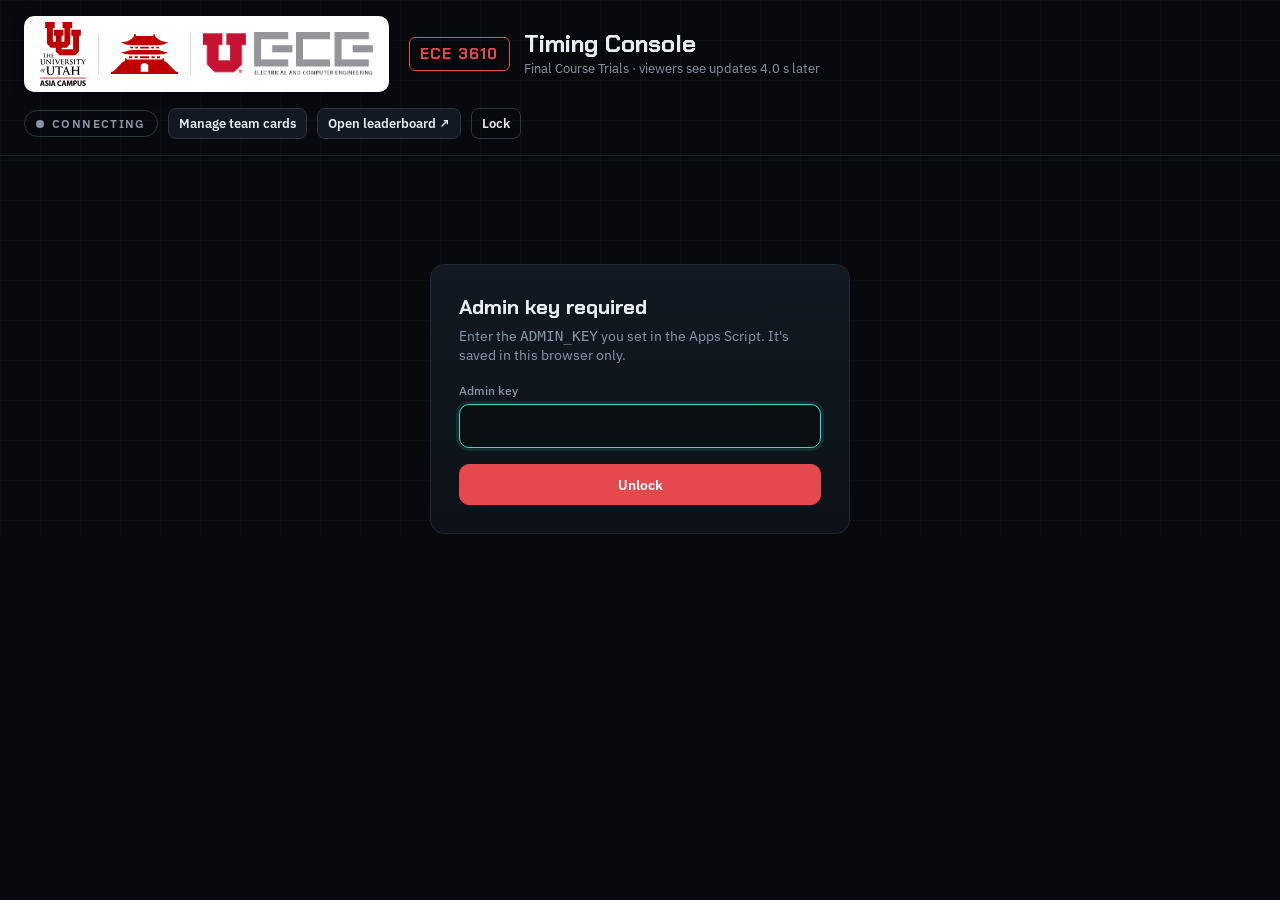
<file: admin.html>
<!DOCTYPE html>
<html lang="en">
<head>
<meta charset="utf-8">
<meta name="viewport" content="width=device-width, initial-scale=1">
<meta name="robots" content="noindex">
<title>Timing Console · ECE 3610 Trials</title>
<link rel="stylesheet" href="assets/common.css?v=202611241829">
<style>
  .top { display: flex; align-items: center; justify-content: space-between; gap: 16px; padding: 16px 24px; border-bottom: 1px solid var(--line); flex-wrap: wrap; }
  .top-right { display: flex; gap: 10px; align-items: center; flex-wrap: wrap; }
  .wrap { display: grid; grid-template-columns: minmax(0, 1.1fr) minmax(0, .9fr); gap: 20px; padding: 20px 24px; max-width: 1500px; margin: 0 auto; }
  @media (max-width: 980px) { .wrap { grid-template-columns: 1fr; } }
  .box { padding: 20px; }
  .box + .box { margin-top: 20px; }
  .box h2 { margin: 0 0 14px; font: 700 1rem var(--display); letter-spacing: .1em; text-transform: uppercase; color: var(--muted); }

  .teamrow { display: grid; grid-template-columns: 1fr auto; gap: 10px; }
  .teamrow select { font-size: 1.15rem; font-weight: 600; padding: 14px; }
  .teammeta { margin-top: 10px; font-size: .85rem; color: var(--muted); display: flex; gap: 16px; flex-wrap: wrap; }
  .teammeta b { color: var(--text); font-family: var(--mono); }
  .warn { color: var(--warn); }
  .upnext { margin-top: 18px; padding-top: 16px; border-top: 1px dashed var(--line-2); }
  .upnext .upper { display: block; color: var(--muted); margin-bottom: 8px; }
  .upnext select { font-size: 1rem; padding: 11px 14px; }

  .sw { text-align: center; padding: 26px 0 10px; }
  .sw-time { font: 700 clamp(4rem, 10vw, 7.5rem) var(--mono); line-height: 1; font-variant-numeric: tabular-nums; letter-spacing: -.02em; color: rgba(255,255,255,.5); }
  .sw-time.running { color: var(--live); }
  .sw-time.stopped { color: var(--gold); }
  .sw-state { margin-top: 10px; font-size: .75rem; letter-spacing: .2em; text-transform: uppercase; color: var(--dim); font-weight: 600; }
  .sw-btns { display: grid; grid-template-columns: 2fr 1fr; gap: 12px; margin-top: 22px; }
  .sw-main { font-size: 1.4rem; padding: 22px; border-radius: 14px; font-family: var(--display); letter-spacing: .08em; text-transform: uppercase; }
  .sw-main.go { background: var(--live); border-color: var(--live); color: #04201d; }
  .sw-main.go:hover { background: #5ae3d5; }
  .sw-main.stop { background: var(--accent); border-color: var(--accent); color: #fff; }
  .kbd { font: 600 .7rem var(--mono); border: 1px solid currentColor; padding: 1px 6px; border-radius: 4px; opacity: .7; margin-left: 8px; }

  .result { display: grid; grid-template-columns: 1fr 1fr; gap: 0 14px; }
  .result .full { grid-column: 1 / -1; }
  .result input.timein { font: 700 1.4rem var(--mono); }
  .result-btns { display: flex; gap: 10px; justify-content: flex-end; grid-column: 1 / -1; }

  .log { width: 100%; border-collapse: collapse; font-size: .9rem; }
  .log th { text-align: left; font-size: .66rem; letter-spacing: .14em; text-transform: uppercase; color: var(--dim); font-weight: 600; padding: 0 8px 8px; border-bottom: 1px solid var(--line); }
  .log td { padding: 9px 8px; border-bottom: 1px solid var(--line); vertical-align: middle; }
  .log tr.sel td { background: var(--live-soft); }
  .log td.t { font-family: var(--mono); font-weight: 700; }
  .log td.dnf { color: var(--accent); }
  .log td.odo { color: var(--gold); }
  .log td.act { text-align: right; white-space: nowrap; }
  .log input, .log select { padding: 6px 8px; font-size: .85rem; }
  .log-wrap { max-height: 70vh; overflow: auto; }
  .lock { max-width: 420px; margin: 12vh auto; padding: 28px; }
  .lock h2 { margin: 0 0 6px; font: 700 1.3rem var(--display); }
  .lock p { color: var(--muted); font-size: .9rem; margin: 0 0 18px; }
  .stand { display: grid; grid-template-columns: 30px 1fr auto; gap: 8px; font-size: .88rem; padding: 6px 0; border-bottom: 1px solid var(--line); }
  .stand .mono { font-weight: 700; }
  .stand.ec .mono:first-child { color: var(--gold); }
</style>
</head>
<body>
<header class="top">
  <div class="brand">
    <div class="logos" id="logos" hidden></div>
    <div class="brand-mark" id="course">ECE 3610</div>
    <div><div class="brand-title">Timing Console</div><div class="brand-sub" id="title"></div></div>
  </div>
  <div class="top-right">
    <span class="pill" id="status"><span class="dot"></span><span>Connecting</span></span>
    <a class="btn sm" href="manage.html">Manage team cards</a>
    <a class="btn sm" href="index.html" target="_blank">Open leaderboard ↗</a>
    <button class="btn sm ghost" id="lockBtn">Lock</button>
  </div>
</header>

<!-- key gate -->
<div class="lock panel" id="gate" hidden>
  <h2>Admin key required</h2>
  <p>Enter the <code>ADMIN_KEY</code> you set in the Apps Script. It's saved in this browser only.</p>
  <label class="field"><span>Admin key</span><input type="password" id="keyIn" autocomplete="current-password"></label>
  <button class="btn primary" id="keyBtn" style="width:100%">Unlock</button>
</div>

<main class="wrap" id="app" hidden>
  <div>
    <section class="box panel">
      <h2>1 · Team on course</h2>
      <div class="teamrow">
        <select id="teamSel"><option value="">— Standby (no team) —</option></select>
        <button class="btn" id="clearBtn" title="Set leaderboard to standby">Clear</button>
      </div>
      <div class="teammeta" id="teamMeta"></div>
      <div class="upnext">
        <span class="upper">Up next</span>
        <div class="teamrow">
          <select id="nextSel"><option value="">— None —</option></select>
          <button class="btn live" id="promoteBtn" title="Move the up-next team onto the course">Send to course ↑</button>
        </div>
      </div>
    </section>

    <section class="box panel">
      <h2>2 · Stopwatch</h2>
      <div class="sw">
        <div class="sw-time" id="swTime">0:00.00</div>
        <div class="sw-state" id="swState">Ready</div>
      </div>
      <div class="sw-btns">
        <button class="btn sw-main go" id="swMain">Start<span class="kbd">SPACE</span></button>
        <button class="btn" id="swReset">Reset<span class="kbd">ESC</span></button>
      </div>
    </section>

    <section class="box panel">
      <h2>3 · Record run</h2>
      <div class="result">
        <label class="field"><span>Time (m:ss.cc or seconds)</span><input class="timein" id="timeIn" placeholder="0:00.00" inputmode="decimal"></label>
        <label class="field"><span>Result</span>
          <select id="statusIn"><option value="OK">Completed</option><option value="ODO">Completed with odometry (EC)</option><option value="DNF">DNF — did not finish</option><option value="DQ">DQ — disqualified</option></select>
        </label>
        <label class="field full"><span>Notes (optional, not shown publicly)</span><input id="notesIn" maxlength="200"></label>
        <div class="result-btns">
          <button class="btn ghost" id="discardBtn">Discard</button>
          <button class="btn primary" id="saveBtn">Save run<span class="kbd">ENTER</span></button>
        </div>
      </div>
    </section>
  </div>

  <div>
    <section class="box panel">
      <h2>Standings</h2>
      <div id="standings"></div>
    </section>
    <section class="box panel">
      <h2>Run log</h2>
      <div class="log-wrap">
        <table class="log"><thead><tr><th>Team</th><th>#</th><th>Time</th><th>Result</th><th></th></tr></thead><tbody id="log"></tbody></table>
      </div>
    </section>
  </div>
</main>
<div class="toast-wrap" id="toasts"></div>

<script src="assets/config.js?v=202611241829"></script>
<script src="assets/api.js?v=202611241829"></script>
<script>
const { CFG, DEMO, esc, fmtTime, parseTime, standings, getData, post, store } = Trials;
const DONE = s => s === "OK" || s === "ODO";            // statuses that need a time
const STATUS_LABEL = { OK: "OK", ODO: "OK ★ Odometry", DNF: "DNF", DQ: "DQ" };
const $ = id => document.getElementById(id);
Trials.renderLogos($("logos"));
$("course").textContent = CFG.COURSE;
$("title").textContent = CFG.TITLE + (DEMO ? " · DEMO MODE" : "") +
  (CFG.CAMERA_MODE !== "local" && CFG.STREAM_DELAY_MS ? ` · viewers see updates ${(CFG.STREAM_DELAY_MS / 1000).toFixed(1)} s later` : "");

let KEY = store.get("ece3610_admin_key", "");
let data = null, list = [];

function toast(msg, err) {
  const el = document.createElement("div"); el.className = "toast" + (err ? " err" : ""); el.innerHTML = msg;
  $("toasts").appendChild(el); setTimeout(() => el.remove(), err ? 7000 : 3500);
}
async function act(action, payload = {}) {
  try { return await post(action, { key: KEY, ...payload }); }
  catch (e) {
    toast("⚠ " + esc(e.message), true);
    if (/admin key/i.test(e.message)) lock();
    throw e;
  }
}

// ---------------------------------------------------------------- key gate
function lock() { KEY = ""; store.set("ece3610_admin_key", ""); $("app").hidden = true; $("gate").hidden = false; $("keyIn").focus(); }
async function unlock(k) {
  try { await post("checkKey", { key: k }); KEY = k; store.set("ece3610_admin_key", k); $("gate").hidden = true; $("app").hidden = false; refresh(); }
  catch (e) { toast("⚠ " + esc(e.message), true); lock(); }
}
$("keyBtn").onclick = () => unlock($("keyIn").value.trim());
$("keyIn").onkeydown = e => { if (e.key === "Enter") $("keyBtn").click(); };
$("lockBtn").onclick = lock;
if (DEMO || KEY) unlock(KEY || "demo"); else lock();

// ---------------------------------------------------------------- data
async function refresh() {
  try {
    data = await getData(); list = standings(data);
    if (Trials.backendOutdated(data)) Trials.warnOutdated("timing and run results");
    $("status").className = "pill " + (DEMO ? "demo" : "live");
    $("status").innerHTML = `<span class="dot"></span><span>${DEMO ? "Demo" : "Connected"}</span>`;
    renderTeams(); renderLog(); renderStandings(); renderMeta();
  } catch (e) {
    $("status").className = "pill err"; $("status").innerHTML = `<span class="dot"></span><span>Offline</span>`;
  }
}
setInterval(() => { if (!$("app").hidden && sw.mode !== "running") refresh(); }, 6000);

function renderTeams() {
  const sel = $("teamSel"), keep = sel.value || data.state.currentTeam || "";
  const names = data.teams.map(t => t.team);
  const opts = `<option value="">— Standby (no team) —</option>` + names.map(n => {
    const t = list.find(x => x.team === n); const c = t ? t.runs.length : 0;
    return `<option value="${esc(n)}">${esc(n)}  (${c}/${CFG.RUNS_PER_TEAM})</option>`;
  }).join("");
  if (sel.dataset.sig !== opts) { sel.innerHTML = opts; sel.dataset.sig = opts; }
  sel.value = names.includes(keep) ? keep : "";

  const ns = $("nextSel"), nopts = opts.replace("— Standby (no team) —", "— None —");
  if (ns.dataset.sig !== nopts) { ns.innerHTML = nopts; ns.dataset.sig = nopts; }
  if (document.activeElement !== ns) ns.value = names.includes(data.state.nextTeam) ? data.state.nextTeam : "";
  $("promoteBtn").disabled = !ns.value;
}

function renderMeta() {
  const n = $("teamSel").value, t = list.find(x => x.team === n);
  if (!n) { $("teamMeta").innerHTML = `<span>Leaderboard shows <b>standby</b> and rotates team spotlights.</span>`; return; }
  const over = t && t.runs.length >= CFG.RUNS_PER_TEAM;
  $("teamMeta").innerHTML = `
    <span>Runs: <b>${t ? t.runs.length : 0}/${CFG.RUNS_PER_TEAM}</b></span>
    <span>Best: <b>${fmtTime(t?.best)}</b></span>
    <span>Rank: <b>${t?.rank ?? "—"}</b></span>
    ${over ? `<span class="warn">⚠ Team has used all scheduled runs</span>` : ""}
    ${data.state.currentTeam !== n ? `<span class="warn">Not yet on leaderboard</span>` : ""}`;
}

function renderStandings() {
  $("standings").innerHTML = list.slice(0, 10).map(t => `
    <div class="stand ${t.ec ? "ec" : ""}"><span class="mono">${t.rank ?? "–"}</span><span>${esc(t.team)}</span><span class="mono">${fmtTime(t.best)}</span></div>`).join("")
    || `<div class="muted">No teams. Add team names to the Teams sheet.</div>`;
}

let editing = null, confirmDel = null;
function renderLog() {
  const sel = $("teamSel").value;
  const nOf = {}; list.forEach(t => t.runs.forEach(r => nOf[r.id] = r.n));
  const runs = [...data.runs].sort((a, b) => String(b.ts).localeCompare(String(a.ts)));
  $("log").innerHTML = runs.map(r => {
    if (editing === r.id) return `<tr data-id="${r.id}"><td>${esc(r.team)}</td><td>${nOf[r.id] ?? ""}</td>
      <td><input id="edTime" value="${r.time != null ? fmtTime(r.time) : ""}" size="8"></td>
      <td><select id="edStatus">${["OK", "ODO", "DNF", "DQ"].map(s => `<option value="${s}" ${s === r.status ? "selected" : ""}>${STATUS_LABEL[s]}</option>`).join("")}</select></td>
      <td class="act"><button class="btn sm primary" data-a="saveEdit">Save</button> <button class="btn sm ghost" data-a="cancel">✕</button></td></tr>`;
    return `<tr data-id="${r.id}" class="${r.team === sel ? "sel" : ""}"><td>${esc(r.team)}</td><td>${nOf[r.id] ?? ""}</td>
      <td class="t">${DONE(r.status) ? fmtTime(r.time) : "—"}</td><td class="${DONE(r.status) ? (r.status === "ODO" ? "odo" : "") : "dnf"}">${esc(STATUS_LABEL[r.status] || r.status)}</td>
      <td class="act"><button class="btn sm ghost" data-a="edit">Edit</button> <button class="btn sm ${confirmDel === r.id ? "primary" : "ghost"}" data-a="del">${confirmDel === r.id ? "Confirm" : "Delete"}</button></td></tr>`;
  }).join("") || `<tr><td colspan="5" class="muted">No runs recorded yet.</td></tr>`;
}
$("log").onclick = async e => {
  const b = e.target.closest("button"); if (!b) return;
  const id = b.closest("tr").dataset.id, a = b.dataset.a;
  if (a === "edit") { editing = id; confirmDel = null; renderLog(); }
  if (a === "cancel") { editing = null; renderLog(); }
  if (a === "del") {
    if (confirmDel !== id) { confirmDel = id; renderLog(); setTimeout(() => { if (confirmDel === id) { confirmDel = null; renderLog(); } }, 4000); return; }
    await act("deleteRun", { id }); confirmDel = null; toast("Run deleted"); refresh();
  }
  if (a === "saveEdit") {
    const status = $("edStatus").value, t = parseTime($("edTime").value);
    if (DONE(status) && !(t > 0)) return toast("⚠ Enter a valid time", true);
    await act("updateRun", { id, time: t ?? "", status, notes: "" }); editing = null; toast("Run updated"); refresh();
  }
};

// ---------------------------------------------------------------- team selection
$("teamSel").onchange = async () => {
  if (sw.mode === "running") { toast("⚠ Stop the timer before switching teams", true); $("teamSel").value = data.state.currentTeam; return; }
  resetLocal();
  await act("setCurrent", { team: $("teamSel").value });
  data.state.currentTeam = $("teamSel").value;
  if (data.state.nextTeam === data.state.currentTeam) { data.state.nextTeam = ""; $("nextSel").value = ""; $("promoteBtn").disabled = true; }
  renderMeta(); renderLog();
  toast($("teamSel").value ? `<b>${esc($("teamSel").value)}</b> is up` : "Leaderboard on standby");
};
$("nextSel").onchange = async () => {
  const n = $("nextSel").value;
  $("promoteBtn").disabled = !n;
  await act("setNext", { team: n });
  data.state.nextTeam = n;
  toast(n ? `<b>${esc(n)}</b> is up next` : "Up next cleared");
};
$("promoteBtn").onclick = async () => {
  const n = $("nextSel").value; if (!n) return;
  if (sw.mode === "running") return toast("⚠ Stop the timer before switching teams", true);
  $("teamSel").value = n; $("nextSel").value = ""; $("promoteBtn").disabled = true;
  await $("teamSel").onchange();   // server clears nextTeam when it becomes current
  data.state.nextTeam = "";
};
$("clearBtn").onclick =() => { if (sw.mode !== "running") { $("teamSel").value = ""; $("teamSel").onchange(); } };

// ---------------------------------------------------------------- stopwatch
const sw = { mode: "idle", t0: 0, startClient: 0, elapsed: 0 };
function swRender() {
  const ms = sw.mode === "running" ? performance.now() - sw.t0 : sw.elapsed;
  $("swTime").textContent = fmtTime(ms / 1000);
  $("swTime").className = "sw-time " + sw.mode;
  requestAnimationFrame(swRender);
}
function swUI() {
  const m = $("swMain");
  m.className = "btn sw-main " + (sw.mode === "running" ? "stop" : "go");
  m.innerHTML = (sw.mode === "running" ? "Stop" : "Start") + `<span class="kbd">SPACE</span>`;
  m.disabled = sw.mode === "stopped";
  $("swState").textContent = { idle: "Ready", running: "Running — on course", stopped: "Stopped — review & save below" }[sw.mode];
}
function start() {
  if (!$("teamSel").value) return toast("⚠ Select a team first", true);
  if (data.state.currentTeam !== $("teamSel").value) act("setCurrent", { team: $("teamSel").value });
  sw.mode = "running"; sw.t0 = performance.now(); sw.startClient = Date.now(); swUI();
  $("statusIn").value = "OK"; $("timeIn").value = ""; $("notesIn").value = "";
  act("startTimer", { startClientMs: sw.startClient, clientNowMs: Date.now() }).catch(() => {});
}
function stop() {
  sw.elapsed = performance.now() - sw.t0; sw.mode = "stopped"; swUI();
  $("timeIn").value = fmtTime(Math.round(sw.elapsed / 10) / 100);
  act("stopTimer", { elapsedMs: Math.round(sw.elapsed) }).catch(() => {});
  $("saveBtn").focus();
}
function resetLocal() { sw.mode = "idle"; sw.elapsed = 0; swUI(); $("timeIn").value = ""; $("notesIn").value = ""; $("statusIn").value = "OK"; }
$("swMain").onclick = () => sw.mode === "running" ? stop() : start();
$("swReset").onclick = () => {
  if (sw.mode === "running" && !confirmReset()) return;
  resetLocal(); act("resetTimer").catch(() => {});
};
let resetArmed = false;
function confirmReset() {
  if (resetArmed) { resetArmed = false; return true; }
  resetArmed = true; toast("Press Reset again to abandon the running timer"); setTimeout(() => resetArmed = false, 3000); return false;
}
$("discardBtn").onclick = () => { resetLocal(); act("resetTimer").catch(() => {}); };

$("saveBtn").onclick = async () => {
  const team = $("teamSel").value;
  if (!team) return toast("⚠ Select a team first", true);
  if (sw.mode === "running") return toast("⚠ Stop the timer first", true);
  const status = $("statusIn").value, t = parseTime($("timeIn").value);
  if (DONE(status) && !(t > 0)) return toast("⚠ Enter a valid time, or choose DNF", true);
  $("saveBtn").disabled = true;
  try {
    await act("addRun", { team, time: t ?? "", status, notes: $("notesIn").value });
    toast(`Saved · <b>${esc(team)}</b> · ${DONE(status) ? fmtTime(t) + (status === "ODO" ? " ★ odometry" : "") : status}`);
    resetLocal(); await refresh();
  } catch (_) {} finally { $("saveBtn").disabled = false; }
};

document.addEventListener("keydown", e => {
  const typing = ["INPUT", "TEXTAREA", "SELECT"].includes(document.activeElement.tagName);
  if (e.code === "Space" && !typing && !$("app").hidden) { e.preventDefault(); if (sw.mode !== "stopped") $("swMain").click(); }
  if (e.key === "Escape" && !$("app").hidden) { document.activeElement.blur(); $("swReset").click(); }
  if (e.key === "Enter" && sw.mode === "stopped" && document.activeElement.id !== "keyIn" && !document.activeElement.closest(".log")) { e.preventDefault(); $("saveBtn").click(); }
});
window.addEventListener("beforeunload", e => { if (sw.mode === "running") { e.preventDefault(); e.returnValue = ""; } });

swUI(); swRender();
</script>
</body>
</html>
</file>
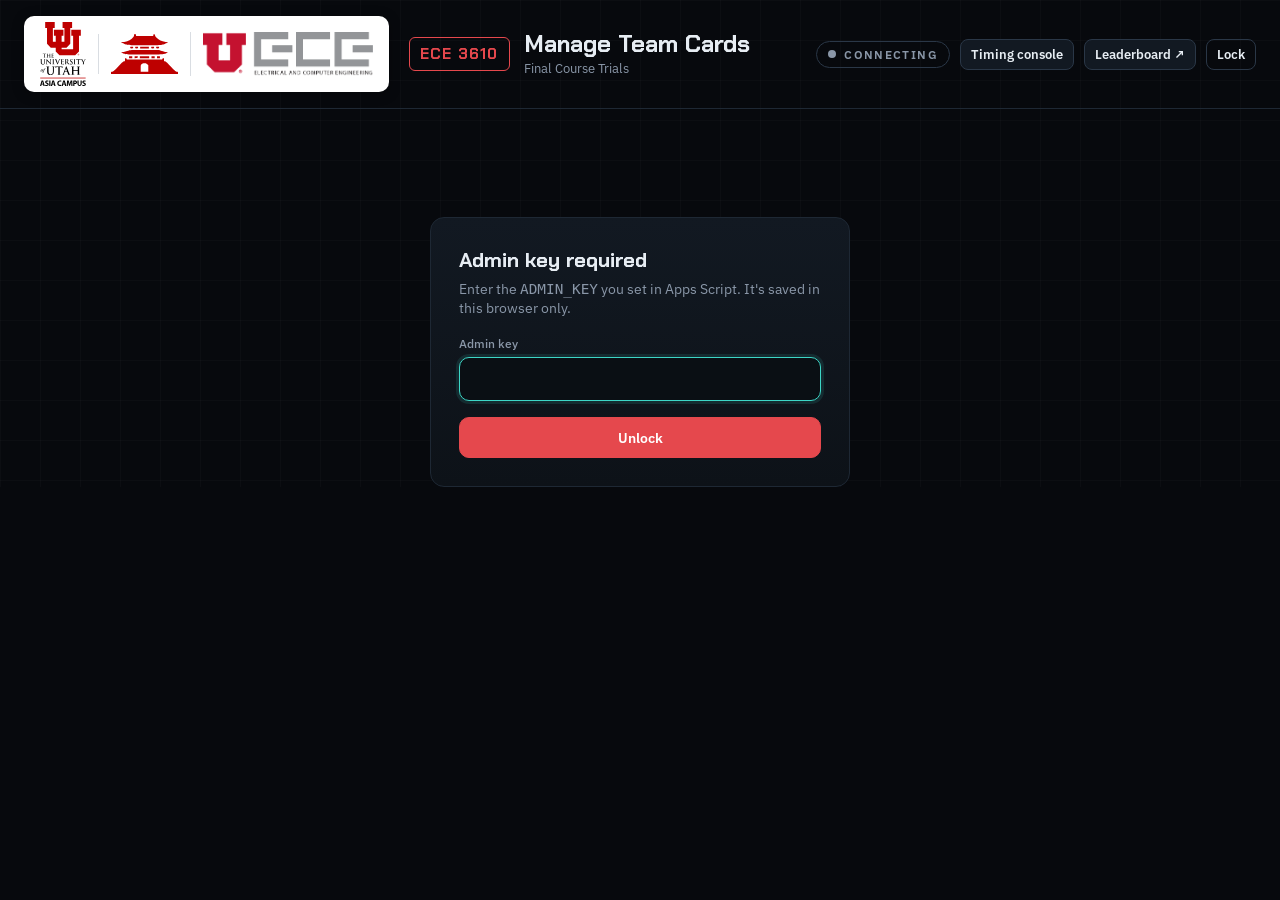
<file: manage.html>
<!DOCTYPE html>
<html lang="en">
<head>
<meta charset="utf-8">
<meta name="viewport" content="width=device-width, initial-scale=1">
<meta name="robots" content="noindex">
<title>Manage Team Cards · ECE 3610 Trials</title>
<link rel="stylesheet" href="assets/common.css?v=202611241829">
<style>
  .top { display: flex; align-items: center; justify-content: space-between; gap: 16px; padding: 16px 24px; border-bottom: 1px solid var(--line); flex-wrap: wrap; }
  .top-right { display: flex; gap: 10px; align-items: center; flex-wrap: wrap; }
  .wrap { max-width: 1200px; margin: 0 auto; padding: 20px 24px 60px; }
  .toolbar { display: flex; gap: 12px; align-items: center; margin-bottom: 16px; flex-wrap: wrap; }
  .toolbar input { max-width: 340px; }
  .toolbar .count { color: var(--muted); font-size: .9rem; }
  .teams { display: flex; flex-direction: column; gap: 10px; }
  .trow { display: grid; grid-template-columns: 112px minmax(0, 1fr) auto; gap: 16px; align-items: center; padding: 12px 14px; }
  .trow .th { width: 112px; aspect-ratio: 4/3; border-radius: 8px; background: #05070a center/cover no-repeat; border: 1px solid var(--line); display: grid; place-items: center; color: var(--dim); font: 700 1.2rem var(--display); }
  .trow h3 { margin: 0; font: 700 1.1rem var(--display); overflow-wrap: anywhere; }
  .trow .meta { color: var(--muted); font-size: .82rem; margin-top: 3px; overflow-wrap: anywhere; }
  .badges { display: flex; gap: 6px; flex-wrap: wrap; margin-top: 7px; }
  .badge { font: 600 .72rem var(--mono); padding: 3px 8px; border-radius: 999px; border: 1px solid var(--line-2); color: var(--muted); }
  .badge.live { color: var(--live); border-color: rgba(61,214,198,.45); }
  .badge.warn { color: var(--warn); border-color: rgba(251,191,36,.45); }
  .acts { display: flex; gap: 8px; flex-wrap: wrap; justify-content: flex-end; }
  .btn.danger { color: #ffb4b6; border-color: rgba(229,72,77,.55); background: rgba(229,72,77,.08); }
  .btn.danger:hover { background: rgba(229,72,77,.2); }
  .btn.danger.solid { color: #fff; background: var(--accent); border-color: var(--accent); }
  .empty { color: var(--dim); text-align: center; padding: 40px; }
  @media (max-width: 720px) { .trow { grid-template-columns: 80px minmax(0, 1fr); } .trow .th { width: 80px; } .acts { grid-column: 1 / -1; justify-content: flex-start; } }

  .lock { max-width: 420px; margin: 12vh auto; padding: 28px; }
  .lock h2 { margin: 0 0 6px; font: 700 1.3rem var(--display); }
  .lock p { color: var(--muted); font-size: .9rem; margin: 0 0 18px; }

  .modal { position: fixed; inset: 0; background: rgba(3,5,8,.75); backdrop-filter: blur(6px); display: none; place-items: center; z-index: 50; padding: 20px; overflow-y: auto; }
  .modal.open { display: grid; }
  .modal-box { width: min(860px, 100%); max-height: 92vh; overflow: auto; padding: 26px; position: relative; }
  .modal-box.small { width: min(520px, 100%); }
  .modal-close { position: absolute; top: 14px; right: 14px; }
  .del h2 { margin: 0 0 10px; font: 700 1.3rem var(--display); color: #ffb4b6; }
  .del ul { margin: 0 0 16px; padding-left: 20px; color: var(--muted); line-height: 1.7; font-size: .92rem; }
  .del ul b { color: var(--text); }
  .del .note { font-size: .8rem; color: var(--dim); margin: -6px 0 16px; }
  .del .btns { display: flex; justify-content: flex-end; gap: 10px; }
</style>
</head>
<body>
<header class="top">
  <div class="brand">
    <div class="logos" id="logos" hidden></div>
    <div class="brand-mark" id="course">ECE 3610</div>
    <div><div class="brand-title">Manage Team Cards</div><div class="brand-sub" id="title"></div></div>
  </div>
  <div class="top-right">
    <span class="pill" id="status"><span class="dot"></span><span>Connecting</span></span>
    <a class="btn sm" href="admin.html">Timing console</a>
    <a class="btn sm" href="index.html" target="_blank">Leaderboard ↗</a>
    <button class="btn sm ghost" id="lockBtn">Lock</button>
  </div>
</header>

<div class="lock panel" id="gate" hidden>
  <h2>Admin key required</h2>
  <p>Enter the <code>ADMIN_KEY</code> you set in Apps Script. It's saved in this browser only.</p>
  <label class="field"><span>Admin key</span><input type="password" id="keyIn" autocomplete="current-password"></label>
  <button class="btn primary" id="keyBtn" style="width:100%">Unlock</button>
</div>

<main class="wrap" id="app" hidden>
  <div class="toolbar">
    <input id="search" placeholder="Search teams, robots, names…" autocomplete="off">
    <span class="count" id="count"></span>
    <span style="flex:1"></span>
    <a class="btn sm" href="submit.html" target="_blank">+ New card (student page)</a>
  </div>
  <div class="teams" id="teams"></div>
</main>

<div class="modal" id="modal"><div class="modal-box panel" id="modalBox"><button class="btn sm ghost modal-close" id="modalClose">✕</button><div id="modalBody"></div></div></div>
<div class="toast-wrap" id="toasts"></div>

<script src="assets/config.js?v=202611241829"></script>
<script src="assets/api.js?v=202611241829"></script>
<script src="assets/teamcard.js?v=202611241829"></script>
<script>
const { CFG, DEMO, esc, fmtTime, initials, hue, standings, getData, post, store } = Trials;
const $ = id => document.getElementById(id);
Trials.renderLogos($("logos"));
$("course").textContent = CFG.COURSE;
$("title").textContent = CFG.TITLE + (DEMO ? " · DEMO MODE" : "");

let KEY = store.get("ece3610_admin_key", "");
let data = null, list = [];

function toast(msg, err) {
  const el = document.createElement("div"); el.className = "toast" + (err ? " err" : ""); el.innerHTML = msg;
  $("toasts").appendChild(el); setTimeout(() => el.remove(), err ? 8000 : 5000);
}

// ---------------------------------------------------------------- key gate
function lock() { KEY = ""; store.set("ece3610_admin_key", ""); $("app").hidden = true; $("gate").hidden = false; $("keyIn").focus(); }
async function unlock(k) {
  try { await post("checkKey", { key: k }); KEY = k; store.set("ece3610_admin_key", k); $("gate").hidden = true; $("app").hidden = false; refresh(); }
  catch (e) { toast("⚠ " + esc(e.message), true); lock(); }
}
$("keyBtn").onclick = () => unlock($("keyIn").value.trim());
$("keyIn").onkeydown = e => { if (e.key === "Enter") $("keyBtn").click(); };
$("lockBtn").onclick = lock;
if (DEMO || KEY) unlock(KEY || "demo"); else lock();

// ---------------------------------------------------------------- data
async function refresh() {
  try {
    data = await getData(); list = standings(data);
    if (Trials.backendOutdated(data)) Trials.warnOutdated("deleting team cards");
    $("status").className = "pill " + (DEMO ? "demo" : "live");
    $("status").innerHTML = `<span class="dot"></span><span>${DEMO ? "Demo" : "Connected"}</span>`;
    render();
  } catch (e) {
    $("status").className = "pill err"; $("status").innerHTML = `<span class="dot"></span><span>Offline</span>`;
  }
}
const when = s => { const d = new Date(s); return isNaN(d) ? "" : d.toLocaleString([], { month: "short", day: "numeric", hour: "numeric", minute: "2-digit" }); };
function summary(t) {
  const photos = (t.photos && t.photos.length) || (t.photo ? 1 : 0);
  const videos = (t.videos || []).length, runs = (t.runs || []).length;
  return { photos, videos, runs };
}
function render() {
  const q = $("search").value.trim().toLowerCase();
  const st = data.state;
  const shown = [...list].sort((a, b) => a.team.localeCompare(b.team))
    .filter(t => !q || [t.team, t.robot, t.members].join(" ").toLowerCase().includes(q));
  $("count").textContent = `${shown.length} of ${list.length} team${list.length === 1 ? "" : "s"}`;
  $("teams").innerHTML = shown.length ? shown.map(t => {
    const s = summary(t), h = hue(t.team);
    const thumb = t.photo ? `style="background-image:url('${esc(t.photo)}')"` : `style="background:linear-gradient(135deg,hsl(${h},45%,30%),hsl(${(h+50)%360},50%,14%))"`;
    const flags = [
      t.team === st.currentTeam ? `<span class="badge live">ON COURSE</span>` : "",
      t.team === st.nextTeam ? `<span class="badge warn">UP NEXT</span>` : "",
      !t.updated ? `<span class="badge warn">no card submitted</span>` : ""
    ].join("");
    return `<div class="trow panel" data-team="${esc(t.team)}">
      <div class="th" ${thumb}>${t.photo ? "" : esc(initials(t.team))}</div>
      <div style="min-width:0">
        <h3>${esc(t.team)}</h3>
        <div class="meta">${[t.robot && "Robot: " + esc(t.robot), t.members && "Members: " + esc(t.members)].filter(Boolean).join(" · ") || "&nbsp;"}</div>
        <div class="badges">
          <span class="badge">📷 ${s.photos}</span><span class="badge">🎬 ${s.videos}</span>
          <span class="badge">⏱ ${s.runs} run${s.runs === 1 ? "" : "s"}${t.best != null ? " · best " + fmtTime(t.best) : ""}</span>
          ${t.updated ? `<span class="badge">updated ${esc(when(t.updated))}</span>` : ""}${flags}
        </div>
      </div>
      <div class="acts">
        <button class="btn sm" data-act="view">View</button>
        <a class="btn sm" href="submit.html?edit=${encodeURIComponent(t.team)}" target="_blank">Edit</a>
        <button class="btn sm danger" data-act="del">Delete…</button>
      </div></div>`;
  }).join("") : `<div class="empty">${list.length ? "No teams match your search." : "No team cards yet."}</div>`;
}
$("search").oninput = () => data && render();

// ---------------------------------------------------------------- modal
function openModal(html, small) { $("modalBody").innerHTML = html; $("modalBox").classList.toggle("small", !!small); $("modal").classList.add("open"); }
function closeModal() { $("modal").classList.remove("open"); $("modalBody").innerHTML = ""; }
// Video buttons on a viewed card open the video in Google Drive (new tab).
document.addEventListener("click", e => {
  const v = e.target.closest("[data-video]"); if (!v) return;
  window.open(`https://drive.google.com/file/d/${encodeURIComponent(v.dataset.video)}/view`, "_blank", "noopener");
});
$("modalClose").onclick = closeModal;
$("modal").onclick = e => { if (e.target.id === "modal") closeModal(); };
document.addEventListener("keydown", e => { if (e.key === "Escape") closeModal(); });

$("teams").addEventListener("click", e => {
  const b = e.target.closest("[data-act]"); if (!b) return;
  const t = list.find(x => x.team === b.closest(".trow").dataset.team); if (!t) return;
  if (b.dataset.act === "view") openModal(teamCard(t, { full: true }));
  if (b.dataset.act === "del") confirmDelete(t);
});

// ---------------------------------------------------------------- delete
function confirmDelete(t) {
  const s = summary(t);
  openModal(`<div class="del">
    <h2>Delete “${esc(t.team)}”?</h2>
    <p style="margin:0 0 8px">This permanently removes everything for this team:</p>
    <ul>
      <li>The <b>team card</b>: text, robot name, member names</li>
      <li><b>${s.photos} photo${s.photos === 1 ? "" : "s"}</b> and <b>${s.videos} training video${s.videos === 1 ? "" : "s"}</b>: files moved to your Drive trash</li>
      <li><b>${s.runs} run${s.runs === 1 ? "" : "s"}</b> from the leaderboard${t.rank ? ` (currently <b>rank ${t.rank}</b>)` : ""}</li>
      <li>Its <b>consent records</b>${t.team === data.state.currentTeam || t.team === data.state.nextTeam ? ", and it's cleared from the course / up next" : ""}</li>
    </ul>
    <p class="note">Drive keeps trashed files for 30 days, so photos and videos can still be recovered from the trash. Sheet rows can't be restored from here.</p>
    <label class="field"><span>Type the team name to confirm: <b>${esc(t.team)}</b></span><input id="delConfirm" autocomplete="off"></label>
    <div class="btns"><button class="btn ghost" id="delCancel">Cancel</button><button class="btn danger solid" id="delGo" disabled>Delete team</button></div>
  </div>`, true);
  const want = t.team.trim().toLowerCase();
  $("delConfirm").focus();
  $("delConfirm").oninput = () => $("delGo").disabled = $("delConfirm").value.trim().toLowerCase() !== want;
  $("delConfirm").onkeydown = e => { if (e.key === "Enter" && !$("delGo").disabled) $("delGo").click(); };
  $("delCancel").onclick = closeModal;
  $("delGo").onclick = async () => {
    $("delGo").disabled = true; $("delGo").textContent = "Deleting…";
    try {
      const r = await post("deleteTeam", { key: KEY, team: t.team });
      const x = r.removed || {};
      closeModal();
      toast(`🗑️ Deleted <b>${esc(t.team)}</b>` + (DEMO ? "" : ` · ${x.files ?? 0} file(s) trashed, ${x.runs ?? 0} run(s), ${x.videos ?? 0} video record(s), ${x.consents ?? 0} consent record(s) removed`));
      refresh();
    } catch (e) {
      toast("⚠ " + esc(e.message), true);
      if (/admin key/i.test(e.message)) { closeModal(); lock(); }
      $("delGo").disabled = false; $("delGo").textContent = "Delete team";
    }
  };
}
</script>
</body>
</html>
</file>
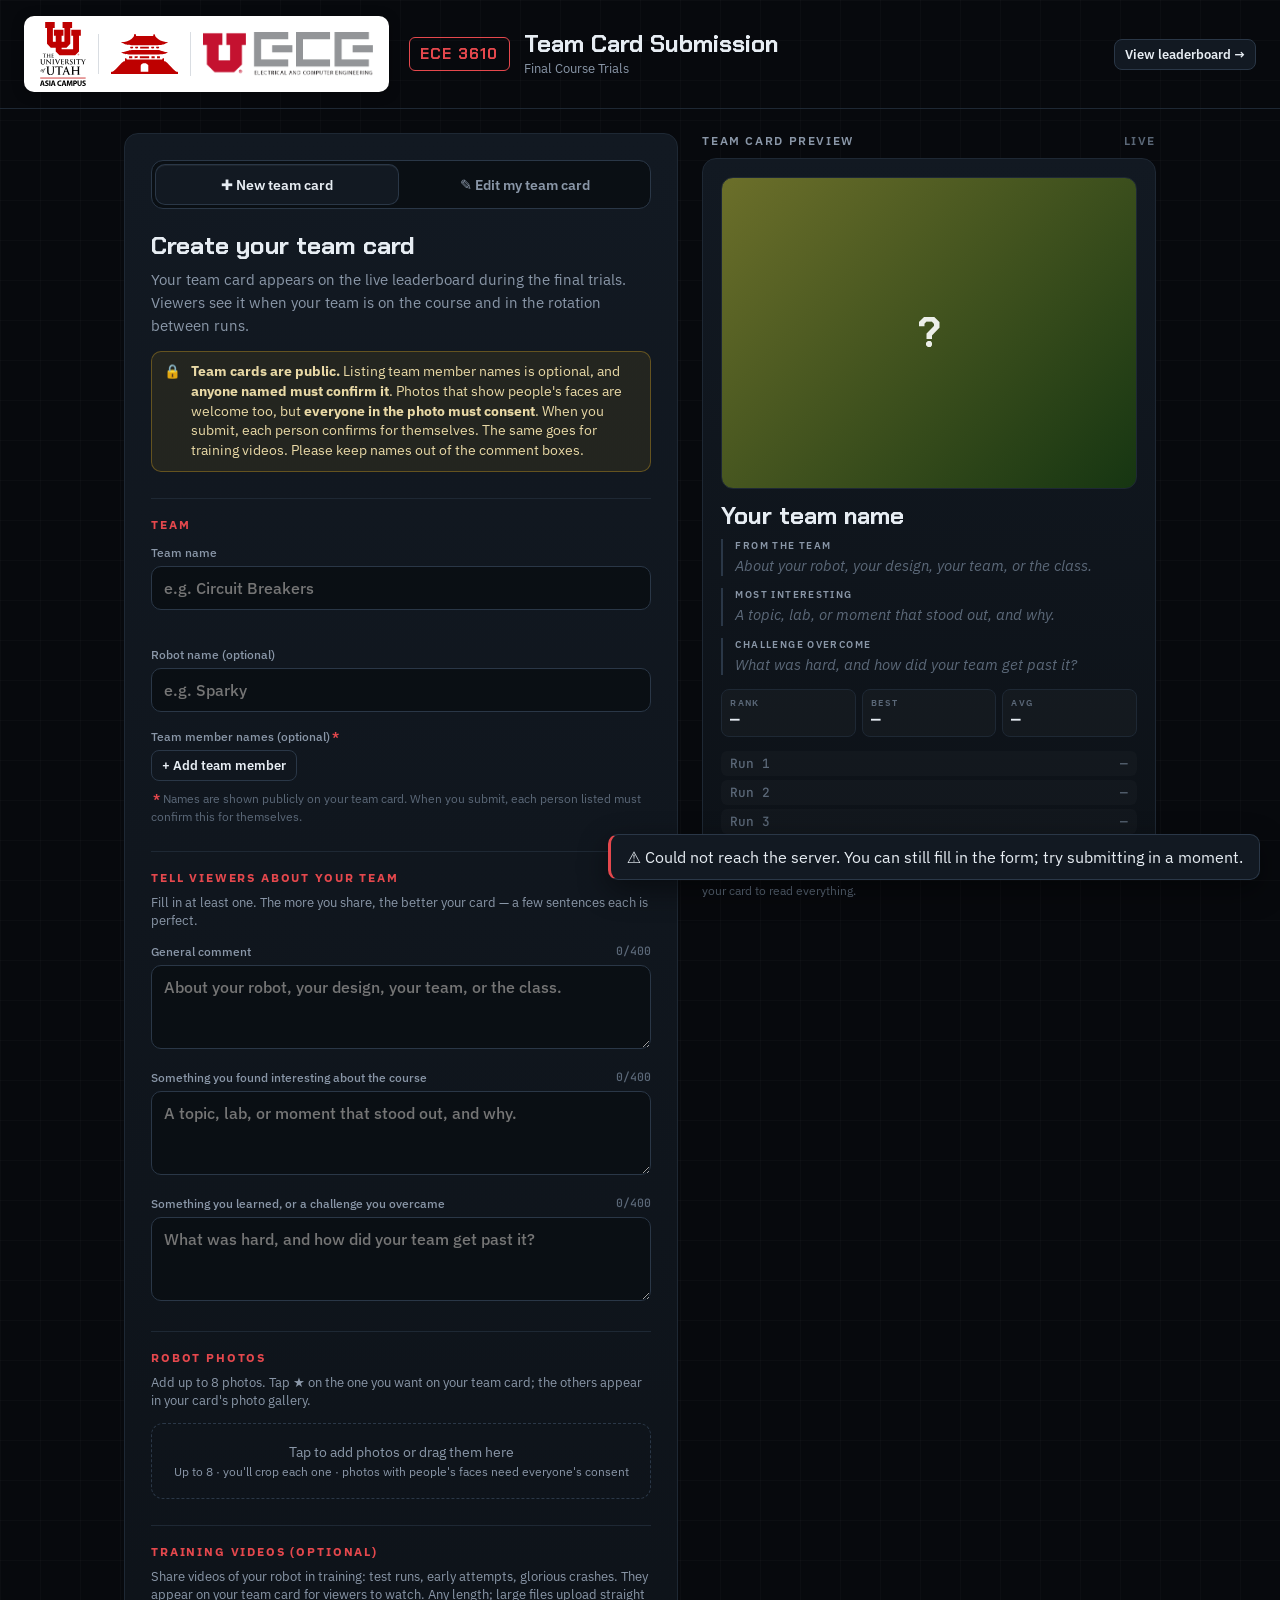
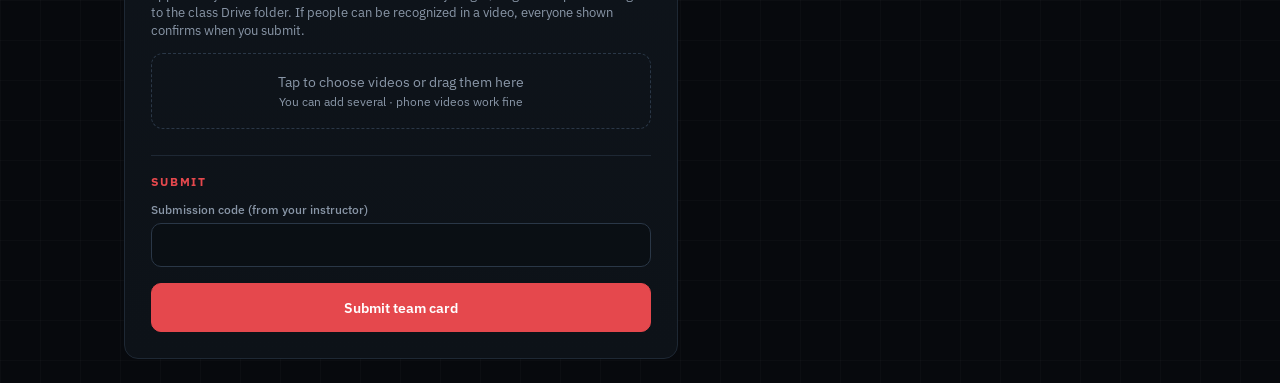
<file: submit.html>
<!DOCTYPE html>
<html lang="en">
<head>
<meta charset="utf-8">
<meta name="viewport" content="width=device-width, initial-scale=1">
<title>Team Card Submission · ECE 3610 Trials</title>
<link rel="stylesheet" href="assets/common.css?v=202611241829">
<style>
  .top { display: flex; align-items: center; justify-content: space-between; gap: 16px; padding: 16px 24px; border-bottom: 1px solid var(--line); flex-wrap: wrap; }
  .wrap { max-width: 1080px; margin: 0 auto; padding: 24px; display: grid; grid-template-columns: minmax(0, 1.1fr) minmax(0, .9fr); gap: 24px; align-items: start; }
  @media (max-width: 860px) { .wrap { grid-template-columns: 1fr; padding: 16px; } }
  .box { padding: 26px; }
  .box h1 { margin: 0 0 6px; font: 700 1.55rem var(--display); }
  .lead { color: var(--muted); margin: 0 0 14px; font-size: .93rem; line-height: 1.55; }
  .privacy { display: flex; gap: 10px; align-items: flex-start; font-size: .85rem; line-height: 1.45; color: #e9d9a6;
    background: rgba(251,191,36,.08); border: 1px solid rgba(251,191,36,.3); border-radius: 10px; padding: 10px 12px; margin-bottom: 22px; }
  .sec { font: 700 .72rem var(--body); letter-spacing: .16em; text-transform: uppercase; color: var(--accent); margin: 26px 0 12px; padding-top: 18px; border-top: 1px solid var(--line); }
  .sec:first-of-type { margin-top: 0; padding-top: 0; border-top: 0; }
  .sec-note { font-size: .83rem; color: var(--muted); margin: -4px 0 14px; }
  .count { float: right; font: 500 .72rem var(--mono); color: var(--dim); }
  .help { font-size: .8rem; margin: -10px 0 16px; min-height: 1.1em; }
  .help.warn { color: var(--warn); } .help.ok { color: var(--live); }
  .drop { border: 1.5px dashed var(--line-2); border-radius: 12px; padding: 18px; text-align: center; cursor: pointer; transition: border-color .15s, background .15s; color: var(--muted); font-size: .9rem; }
  .drop:hover, .drop.over { border-color: var(--live); background: var(--live-soft); }
  .drop input { display: none; }
  .pv-wrap { position: sticky; top: 20px; }
  .pv-head { display: flex; justify-content: space-between; align-items: baseline; margin-bottom: 10px; }
  .pv { padding: 18px; }
  .pv-note { font-size: .78rem; color: var(--dim); margin-top: 10px; line-height: 1.45; }
  .field > .flabel { display: block; font-size: .78rem; color: var(--muted); margin-bottom: 6px; font-weight: 500; }
  .ast { color: var(--accent); font-weight: 700; margin-left: 2px; }
  .members { display: flex; flex-direction: column; gap: 8px; margin-bottom: 8px; }
  .members:empty { display: none; }
  .mrow { display: grid; grid-template-columns: 1fr auto; gap: 8px; }
  .foot { font-size: .78rem; color: var(--dim); margin: 8px 0 0; line-height: 1.45; }
  .names { display: flex; flex-direction: column; gap: 12px; }
  .nm-row { border: 1px solid var(--line-2); border-radius: 12px; padding: 14px; }
  .nm-row.ok { border-color: rgba(74,222,128,.5); background: rgba(74,222,128,.05); }
  .nm-row .who { font: 700 1.05rem var(--display); margin-bottom: 8px; }
  .nm-row label { display: flex; gap: 10px; align-items: flex-start; font-size: .88rem; line-height: 1.45; color: #d4dce5; cursor: pointer; }
  .nm-row input { width: 18px; height: 18px; flex: none; margin-top: 1px; accent-color: #16a34a; }
  /* photo list */
  .pgrid { display: grid; grid-template-columns: repeat(auto-fill, minmax(150px, 1fr)); gap: 10px; margin: -4px 0 16px; }
  .pgrid:empty { display: none; }
  .ptile { position: relative; border-radius: 10px; overflow: hidden; border: 2px solid var(--line-2); background: #05070a; }
  .ptile.main { border-color: var(--gold); box-shadow: 0 0 0 3px rgba(245,196,81,.18); }
  .ptile .img { aspect-ratio: 4/3; background-size: cover; background-position: center; }
  .ptile .bar { display: flex; gap: 4px; padding: 5px; background: rgba(7,9,13,.92); }
  .ptile .bar button { flex: 1; font: 600 .72rem var(--body); color: var(--muted); background: var(--panel-2); border: 1px solid var(--line-2); border-radius: 6px; padding: 5px 4px; cursor: pointer; }
  .ptile .bar button:hover { color: var(--text); }
  .ptile .bar .star { flex: 2; }
  .ptile.main .bar .star { color: #1a1200; background: var(--gold); border-color: var(--gold); }
  .ptile .tagnew { position: absolute; top: 6px; left: 6px; font: 700 .6rem var(--body); letter-spacing: .1em; padding: 2px 6px; border-radius: 4px; background: var(--live); color: #04201d; }
  .pchecks { display: grid; gap: 14px; }
  .pcheck { display: grid; grid-template-columns: minmax(0, 220px) 1fr; gap: 14px; align-items: start; padding: 12px; border: 1px solid var(--line-2); border-radius: 12px; }
  .pcheck img { width: 100%; border-radius: 8px; display: block; }
  .pcheck .choice { margin-top: 0; padding: 10px 12px; font-size: .88rem; }
  .pcheck .choice + .choice { margin-top: 8px; }
  @media (max-width: 640px) { .pcheck { grid-template-columns: 1fr; } }
  /* new / edit switch */
  .modes { display: grid; grid-template-columns: 1fr 1fr; gap: 6px; padding: 4px; border-radius: 12px; background: #0a0f14; border: 1px solid var(--line-2); margin-bottom: 20px; }
  .mode { font: 600 .9rem var(--body); color: var(--muted); background: transparent; border: 0; border-radius: 9px; padding: 10px; cursor: pointer; }
  .mode.on { color: var(--text); background: var(--panel-2); box-shadow: 0 1px 0 rgba(255,255,255,.05) inset, 0 0 0 1px var(--line-2); }
  /* training videos */
  .vlist { display: flex; flex-direction: column; gap: 8px; }
  .vlist:empty { display: none; }
  .vitem { display: grid; grid-template-columns: auto 1fr auto; gap: 10px; align-items: center; padding: 9px 12px; border: 1px solid var(--line-2); border-radius: 10px; background: rgba(255,255,255,.02); }
  .vitem .vi { font-size: 1.1rem; }
  .vitem b { display: block; font-size: .88rem; font-weight: 600; overflow: hidden; text-overflow: ellipsis; white-space: nowrap; }
  .vitem small { color: var(--dim); font-size: .76rem; }
  .vitem .bar { grid-column: 1 / -1; height: 6px; border-radius: 3px; background: var(--line); overflow: hidden; }
  .vitem .bar i { display: block; height: 100%; width: 0; background: var(--live); transition: width .2s; }
  .vitem.ok { border-color: rgba(74,222,128,.5); } .vitem.ok .bar i { background: var(--ok); }
  .vitem.err { border-color: rgba(229,72,77,.6); } .vitem.err .bar i { background: var(--accent); }
  .vlist.small .vitem { padding: 6px 10px; }
  .vexist { font-size: .85rem; color: var(--muted); margin: -4px 0 12px; padding: 10px 12px; border-radius: 10px; border: 1px dashed var(--line-2); }
  .vexist b { color: var(--text); }
  .upl h2 { font: 700 1.3rem var(--display); margin: 0 0 6px; }
  .upl p { color: var(--muted); font-size: .9rem; margin: 0 0 16px; }
  /* photo crop */
  .crop-frame { position: relative; width: 100%; aspect-ratio: 4/3; border-radius: 12px; overflow: hidden; background: #05070a;
    border: 1px solid var(--line-2); touch-action: none; cursor: grab; }
  .crop-frame:active { cursor: grabbing; }
  .crop-frame canvas { width: 100%; height: 100%; display: block; }
  .crop-frame::after { content: ""; position: absolute; inset: 0; pointer-events: none;
    background-image: linear-gradient(rgba(255,255,255,.18) 1px, transparent 1px), linear-gradient(90deg, rgba(255,255,255,.18) 1px, transparent 1px);
    background-size: 33.333% 33.333%; background-position: -1px -1px; opacity: 0; transition: opacity .2s; }
  .crop-frame.dragging::after { opacity: 1; }
  .crop-tools { display: flex; align-items: center; gap: 10px; margin-top: 14px; flex-wrap: wrap; }
  .crop-tools input[type=range] { flex: 1; min-width: 140px; padding: 0; accent-color: var(--live); background: none; border: 0; box-shadow: none; }
  .crop-tools .btn { min-width: 40px; }
  .photo-actions { display: flex; gap: 8px; margin-top: 10px; }
  /* photo check / consent flow */
  .flow { position: fixed; inset: 0; z-index: 60; background: rgba(3,5,8,.78); backdrop-filter: blur(6px); overflow-y: auto; padding: 24px 16px; }
  .flow-box { max-width: 760px; margin: 0 auto; padding: 26px; }
  .steps { display: flex; gap: 8px; margin-bottom: 18px; }
  .steps span { flex: 1; font: 600 .7rem var(--body); letter-spacing: .14em; text-transform: uppercase; color: var(--dim);
    border-top: 3px solid var(--line-2); padding-top: 8px; }
  .steps span.on { color: var(--text); border-top-color: var(--accent); }
  .steps span.past { color: var(--muted); border-top-color: var(--live); }
  .flow-btns .btn { white-space: nowrap; }
  @media (max-width: 640px) { .flow-box { padding: 18px; } .flow-btns { flex-direction: column-reverse; } .flow-btns .btn { width: 100%; white-space: normal; } .person { padding: 12px; gap: 10px; } }
  .flow h2 { margin: 0 0 6px; font: 700 1.4rem var(--display); }
  .flow p.sub { color: var(--muted); margin: 0 0 16px; font-size: .92rem; line-height: 1.5; }
  .chk-img { width: 100%; max-height: 52vh; object-fit: contain; background: #05070a; border-radius: 12px; border: 1px solid var(--line); display: block; }
  .choice { display: flex; gap: 12px; align-items: flex-start; padding: 14px; border: 1px solid var(--line-2); border-radius: 12px; margin-top: 12px; cursor: pointer; line-height: 1.45; font-size: .93rem; }
  .choice:hover { border-color: #3a4a5e; }
  .choice:has(input:checked) { border-color: var(--live); background: var(--live-soft); }
  .choice input { width: 18px; height: 18px; margin-top: 2px; flex: none; accent-color: var(--live); }
  .flow-btns { display: flex; justify-content: space-between; gap: 10px; margin-top: 20px; }
  .tagger { position: relative; border-radius: 12px; overflow: hidden; border: 1px solid var(--line); cursor: crosshair; background: #05070a; }
  .tagger img { width: 100%; display: block; user-select: none; -webkit-user-drag: none; }
  .mark { position: absolute; width: 34px; height: 34px; margin: -17px 0 0 -17px; border-radius: 50%; display: grid; place-items: center;
    font: 700 .95rem var(--mono); color: #fff; background: var(--accent); border: 2px solid #fff; box-shadow: 0 2px 10px rgba(0,0,0,.6); pointer-events: none; }
  .mark.ok { background: #16a34a; }
  .people { display: flex; flex-direction: column; gap: 12px; margin-top: 16px; }
  .person { border: 1px solid var(--line-2); border-radius: 12px; padding: 14px; display: grid; grid-template-columns: 34px 1fr auto; gap: 12px; align-items: start; }
  .person.ok { border-color: rgba(74,222,128,.5); }
  .person .num { width: 30px; height: 30px; border-radius: 50%; display: grid; place-items: center; font: 700 .9rem var(--mono); background: var(--accent); color: #fff; }
  .person.ok .num { background: #16a34a; }
  .person input[type=text] { margin-bottom: 10px; }
  .person label.agree { display: flex; gap: 10px; align-items: flex-start; font-size: .86rem; line-height: 1.45; color: #d4dce5; cursor: pointer; }
  .person label.agree input { width: 18px; height: 18px; flex: none; margin-top: 1px; accent-color: #16a34a; }
  .person .priv { font-size: .74rem; color: var(--dim); margin-top: 6px; }
  .empty-people { color: var(--dim); font-size: .88rem; text-align: center; padding: 14px; border: 1px dashed var(--line-2); border-radius: 12px; }
  .done { text-align: center; padding: 30px 10px; }
  .done h2 { font: 700 1.4rem var(--display); margin: 10px 0 6px; }
  .done p { color: var(--muted); }
</style>
</head>
<body>
<header class="top">
  <div class="brand">
    <div class="logos" id="logos" hidden></div>
    <div class="brand-mark" id="course">ECE 3610</div>
    <div><div class="brand-title">Team Card Submission</div><div class="brand-sub" id="title"></div></div>
  </div>
  <a class="btn sm" href="index.html">View leaderboard →</a>
</header>

<main class="wrap">
  <section class="box panel" id="formBox">
    <div class="modes" role="tablist">
      <button class="mode on" data-mode="new" type="button">✚ New team card</button>
      <button class="mode" data-mode="edit" type="button">✎ Edit my team card</button>
    </div>
    <h1 id="formTitle">Create your team card</h1>
    <p class="lead" id="formLead">Your team card appears on the live leaderboard during the final trials. Viewers see it when your team is on the course and in the rotation between runs.</p>
    <div class="privacy"><span>🔒</span><span><b>Team cards are public.</b> Listing team member names is optional, and <b>anyone named must confirm it</b>.
      Photos that show people's faces are welcome too, but <b>everyone in the photo must consent</b>. When you submit, each person confirms for themselves.
      The same goes for training videos. Please keep names out of the comment boxes.</span></div>

    <div class="sec">Team</div>
    <div id="editPick" hidden>
      <label class="field"><span>Choose your team</span><select id="editSel"><option value="">— Select your team —</option></select></label>
      <div class="help ok" id="editHelp"></div>
    </div>
    <div id="newTeamWrap">
      <label class="field"><span>Team name</span>
        <input id="team" maxlength="40" list="teamList" autocomplete="off" placeholder="e.g. Circuit Breakers"></label>
      <datalist id="teamList"></datalist>
      <div class="help" id="teamHelp"></div>
    </div>
    <label class="field"><span>Robot name (optional)</span><input id="robot" maxlength="60" placeholder="e.g. Sparky"></label>
    <div class="field">
      <span class="flabel">Team member names (optional)<span class="ast">*</span></span>
      <div class="members" id="members"></div>
      <button class="btn sm ghost" id="addMember" type="button">+ Add team member</button>
      <p class="foot"><span class="ast">*</span> Names are shown publicly on your team card. When you submit, each person listed must confirm this for themselves.</p>
    </div>
    <datalist id="memberList"></datalist>

    <div class="sec">Tell viewers about your team</div>
    <p class="sec-note">Fill in at least one. The more you share, the better your card — a few sentences each is perfect.</p>
    <div id="textFields"></div>

    <div class="sec">Robot photos</div>
    <p class="sec-note">Add up to 8 photos. Tap <b>★</b> on the one you want on your team card; the others appear in your card's photo gallery.</p>
    <label class="field">
      <div class="drop" id="drop"><input type="file" id="photo" accept="image/*" multiple><span id="dropTxt"></span></div>
    </label>
    <div class="pgrid" id="pgrid"></div>

    <div class="sec">Training videos (optional)</div>
    <p class="sec-note">Share videos of your robot in training: test runs, early attempts, glorious crashes. They appear on your team card for viewers to watch.
      Any length; large files upload straight to the class Drive folder. If people can be recognized in a video, everyone shown confirms when you submit.</p>
    <div class="vexist" id="vExisting" hidden></div>
    <label class="field">
      <div class="drop" id="vdrop"><input type="file" id="videos" accept="video/*" multiple>
        <span>Tap to choose videos or drag them here<br><small class="muted">You can add several · phone videos work fine</small></span></div>
    </label>
    <div class="vlist" id="vlist"></div>

    <div class="sec">Submit</div>
    <label class="field"><span>Submission code (from your instructor)</span><input id="code" autocomplete="off"></label>
    <button class="btn primary" id="submit" style="width:100%;padding:14px">Submit team card</button>
  </section>

  <aside class="pv-wrap">
    <div class="pv-head"><span class="upper muted">Team card preview</span><span class="upper" style="color:var(--dim)">Live</span></div>
    <div class="panel pv" id="pv"></div>
    <p class="pv-note">On the leaderboard, long comments are shortened to a few lines; viewers can click your card to read everything.</p>
  </aside>
</main>
<!-- photo crop (opens when a photo is chosen) -->
<div class="flow" id="cropper" hidden>
  <div class="flow-box panel">
    <h2>Position your photo</h2>
    <p class="sub"><b>Drag</b> to move and <b>zoom</b> with the slider (or scroll / pinch). Everything inside the frame appears on your team card.
      The whole photo fits by default; zoom in only if you want to crop.</p>
    <div class="crop-frame" id="cropFrame"><canvas id="cropCanvas" width="1200" height="900"></canvas></div>
    <div class="crop-tools">
      <button class="btn sm" id="zoomOut" type="button" title="Zoom out">−</button>
      <input type="range" id="zoom" min="0" max="1000" value="0" aria-label="Zoom">
      <button class="btn sm" id="zoomIn" type="button" title="Zoom in">+</button>
      <button class="btn sm ghost" id="fitBtn" type="button">Fit whole photo</button>
      <button class="btn sm ghost" id="fillBtn" type="button">Fill frame</button>
    </div>
    <div class="flow-btns">
      <button class="btn ghost" id="cropCancel" type="button">Cancel</button>
      <button class="btn primary" id="cropOk" type="button">Use this photo</button>
    </div>
  </div>
</div>

<!-- confirmation steps shown after "Submit": name consent, photo check, photo consent (only the ones needed) -->
<div class="flow" id="flow" hidden>
  <div class="flow-box panel">
    <div class="steps" id="steps"></div>

    <section data-step="names" hidden>
      <h2>Name consent</h2>
      <p class="sub">These names will be shown publicly on your team card. <b>Each person listed checks their own box</b> — pass the device around.</p>
      <div class="names" id="names"></div>
    </section>

    <section data-step="check" hidden>
      <h2>Photo check</h2>
      <p class="sub">Your new photos will be shown publicly. For each one, confirm whether it shows anyone's face. Photos with faces get a consent page next, where everyone shown confirms.</p>
      <div class="pchecks" id="pchecks"></div>
    </section>

    <section data-step="vcheck" hidden>
      <h2>Video check</h2>
      <p class="sub">Your training videos will be shown publicly on your team card. Can anyone be recognized in them (faces, or people shown clearly)?</p>
      <div class="vlist small" id="vcheckList"></div>
      <label class="choice"><input type="radio" name="vfaces" value="no">
        <span><b>No one is recognizable.</b> I confirm these videos only show the robot, the course, or people who can't be identified.</span></label>
      <label class="choice"><input type="radio" name="vfaces" value="yes">
        <span><b>These videos show people.</b> On the next page, everyone shown must be listed and confirm for themselves.</span></label>
    </section>

    <section data-step="vconsent" hidden>
      <h2>Video consent</h2>
      <p class="sub">List <b>everyone who can be recognized</b> in these videos. Then <b>each person</b> checks their own box — pass the device around.
        These names are kept privately by your instructor as a consent record.</p>
      <div class="people" id="vpeople"></div>
      <button class="btn sm ghost" id="vAddPerson" type="button" style="margin-top:10px">+ Add person</button>
    </section>

    <section data-step="consent" hidden>
      <h2 id="consentTitle">Photo consent</h2>
      <p class="sub"><b>Tap each person's face</b> in the photo to number them. Then <b>each person shown</b> enters their name and checks their own box — pass the device around.
        These names are kept privately by your instructor as a consent record.</p>
      <div class="tagger" id="tagger"><img id="tagImg" alt="Tap faces to number them" draggable="false"><div id="marks"></div></div>
      <div class="people" id="people"></div>
    </section>

    <div class="flow-btns">
      <button class="btn ghost" id="flowBack">← Back to form</button>
      <button class="btn primary" id="flowNext" disabled>Continue</button>
    </div>
  </div>
</div>
<div class="toast-wrap" id="toasts"></div>

<script src="assets/config.js?v=202611241829"></script>
<script src="assets/api.js?v=202611241829"></script>
<script src="assets/teamcard.js?v=202611241829"></script>
<script>
const { CFG, DEMO, esc, getData, post } = Trials;
const $ = id => document.getElementById(id);
const MAX = 400;
Trials.renderLogos($("logos"));
$("course").textContent = CFG.COURSE;
$("title").textContent = CFG.TITLE + (DEMO ? " · DEMO MODE" : "");

let teams = [], videos = [];
// Photos: { kind: "new", data, src, name, crop, faces: "" | "no" | "yes", people: [] }  or  { kind: "old", id, url }
let photos = [], mainPhoto = 0;
const MAX_PHOTOS = 8;
const isNewPhoto = p => p.kind === "new";
const photoUrl = p => p ? (p.kind === "new" ? p.data : p.url) : "";
const mainUrl = () => photoUrl(photos[mainPhoto]);

// ---- build the three comment boxes from config
$("textFields").innerHTML = TEXT_FIELDS.map(k => {
  const p = CFG.CARD_PROMPTS[k];
  return `<label class="field"><span>${esc(p.ask)} <span class="count" id="c_${k}">0/${MAX}</span></span>
    <textarea id="f_${k}" maxlength="${MAX}" rows="3" placeholder="${esc(p.hint)}"></textarea></label>`;
}).join("");
TEXT_FIELDS.forEach(k => $("f_" + k).addEventListener("input", () => { counts(); preview(); }));
function counts() { TEXT_FIELDS.forEach(k => $("c_" + k).textContent = `${$("f_" + k).value.length}/${MAX}`); }

function toast(msg, err) {
  const el = document.createElement("div"); el.className = "toast" + (err ? " err" : ""); el.innerHTML = msg;
  $("toasts").appendChild(el); setTimeout(() => el.remove(), 6000);
}

const norm = s => String(s || "").replace(/\s+/g, " ").trim();
const match = () => teams.find(t => t.team.toLowerCase() === norm($("team").value).toLowerCase());

async function load() {
  try {
    const d = await getData(); teams = d.teams; videos = d.videos || [];
    if (Trials.backendOutdated(d)) { Trials.warnOutdated("submitting team cards"); $("submit").disabled = true; }
    $("teamList").innerHTML = teams.map(t => `<option value="${esc(t.team)}">`).join("");
    $("editSel").innerHTML = `<option value="">— Select your team —</option>` +
      [...teams].sort((a, b) => a.team.localeCompare(b.team)).map(t => `<option>${esc(t.team)}</option>`).join("");
  } catch (e) { toast("⚠ Could not reach the server. You can still fill in the form; try submitting in a moment.", true); }
  const want = new URLSearchParams(location.search).get("edit");   // submit.html?edit=Team%20Name
  if (want && teams.some(t => t.team.toLowerCase() === want.toLowerCase())) setMode("edit", teams.find(t => t.team.toLowerCase() === want.toLowerCase()).team);
  preview();
}

// ---- New card / Edit my card
let mode = "new";
function clearForm() {
  $("team").value = ""; $("robot").value = ""; setMembers("");
  TEXT_FIELDS.forEach(k => $("f_" + k).value = "");
  photos = []; mainPhoto = 0; srcImg = null; resetDrop(); renderPhotos(); vids = []; removeVids = new Set(); renderVids(); renderExisting(); teamHelp(); counts();
}
function setMode(m, team) {
  mode = m;
  document.querySelectorAll(".mode").forEach(b => b.classList.toggle("on", b.dataset.mode === m));
  $("editPick").hidden = m !== "edit"; $("newTeamWrap").hidden = m === "edit";
  $("formTitle").textContent = m === "edit" ? "Edit your team card" : "Create your team card";
  $("submit").textContent = m === "edit" ? "Save changes" : "Submit team card";
  clearForm();
  if (m === "edit") { $("editSel").value = team || ""; if (team) loadCard(team); else $("editHelp").textContent = ""; }
  preview();
}
document.querySelectorAll(".mode").forEach(b => b.onclick = () => { if (b.dataset.mode !== mode) setMode(b.dataset.mode); });
$("editSel").onchange = () => { const v = $("editSel").value; clearForm(); if (v) loadCard(v); else $("editHelp").textContent = ""; preview(); };
function loadCard(name) {
  const t = teams.find(x => x.team === name); if (!t) return;
  $("team").value = t.team;
  $("robot").value = t.robot || "";
  setMembers(t.members);
  TEXT_FIELDS.forEach(k => $("f_" + k).value = t[k] || "");
  const list = t.photos && t.photos.length ? t.photos : [];
  photos = list.map(x => ({ kind: "old", id: x.id, url: x.url }));
  mainPhoto = Math.max(0, photos.findIndex(x => x.url === t.photo));
  renderPhotos();
  $("editHelp").textContent = "Your card is loaded. Change anything you like, then save.";
  counts(); renderExisting(); preview();
}

// ---- team name: free text, with a heads-up if the name already has a card
$("team").addEventListener("input", () => { teamHelp(); preview(); });
function teamHelp() {
  const name = norm($("team").value), t = match(), h = $("teamHelp");
  if (mode === "edit" || !name) { h.className = "help"; h.textContent = ""; return; }
  if (t) {
    h.className = "help warn";
    h.innerHTML = `“${esc(t.team)}” already has a team card. <a href="#" id="goEdit">Edit that card instead</a> — or choose a different name if it isn't your team.`;
    $("goEdit").onclick = e => { e.preventDefault(); setMode("edit", t.team); window.scrollTo({ top: 0, behavior: "smooth" }); };
  }
  else { h.className = "help ok"; h.textContent = "New team — a card will be created when you submit."; }
}

$("robot").addEventListener("input", preview);

// ---- team member names (optional, public, each person confirms on submit)
const MAX_MEMBERS = 8;
function memberValues() { return [...document.querySelectorAll("#members input")].map(i => norm(i.value.replace(/[,;]/g, " "))).filter(Boolean); }
function addMember(v = "", focus = true) {
  if (document.querySelectorAll("#members .mrow").length >= MAX_MEMBERS) return toast(`⚠ At most ${MAX_MEMBERS} names`, true);
  const row = document.createElement("div"); row.className = "mrow";
  row.innerHTML = `<input maxlength="60" placeholder="Full name" autocomplete="off"><button class="btn sm ghost" type="button" title="Remove">✕</button>`;
  row.querySelector("input").value = v;
  row.querySelector("input").addEventListener("input", preview);
  row.querySelector("button").onclick = () => { row.remove(); preview(); };
  $("members").appendChild(row);
  if (focus) row.querySelector("input").focus();
}
function setMembers(str) {
  $("members").innerHTML = "";
  String(str || "").split(",").map(x => x.trim()).filter(Boolean).forEach(n => addMember(n, false));
}
$("addMember").onclick = () => addMember();

function preview() {
  const existing = match();
  const t = { team: norm($("team").value), robot: norm($("robot").value), members: memberValues().join(", "), photo: mainUrl(), photos: photos.map(p => ({ url: photoUrl(p) })),
              runs: [], best: null, avg: null, rank: null };
  TEXT_FIELDS.forEach(k => t[k] = $("f_" + k).value.trim());
  $("pv").innerHTML = teamCard(t, { stack: true, full: true, preview: true });
}

// ---- photo: resize to max 1200px JPEG in the browser
const DROP_TXT = `Tap to add photos or drag them here<br><small class="muted">Up to 8 · you'll crop each one · photos with people's faces need everyone's consent</small>`;
function resetDrop() { $("dropTxt").innerHTML = DROP_TXT; $("photo").value = ""; }

// Photo grid: ★ = card photo, ✂ = adjust crop (new photos), ✕ = remove
function renderPhotos() {
  if (mainPhoto >= photos.length) mainPhoto = 0;
  $("pgrid").innerHTML = photos.map((p, i) => `
    <div class="ptile ${i === mainPhoto ? "main" : ""}" data-p="${i}">
      <div class="img" style="background-image:url('${esc(photoUrl(p))}')"></div>
      ${isNewPhoto(p) ? `<span class="tagnew">NEW</span>` : ""}
      <div class="bar">
        <button type="button" class="star" data-pa="main" title="Show this photo on the team card">${i === mainPhoto ? "★ Card photo" : "☆ Use on card"}</button>
        ${isNewPhoto(p) ? `<button type="button" data-pa="crop" title="Adjust crop">✂</button>` : ""}
        <button type="button" data-pa="rm" title="Remove this photo">✕</button>
      </div></div>`).join("");
  $("dropTxt").innerHTML = photos.length >= MAX_PHOTOS ? `Maximum of ${MAX_PHOTOS} photos reached<br><small class="muted">Remove one to add another</small>` : DROP_TXT;
  preview();
}
$("pgrid").addEventListener("click", async e => {
  const b = e.target.closest("[data-pa]"); if (!b) return;
  const i = +b.closest(".ptile").dataset.p, p = photos[i];
  if (b.dataset.pa === "main") mainPhoto = i;
  if (b.dataset.pa === "rm") { photos.splice(i, 1); if (mainPhoto > i || mainPhoto >= photos.length) mainPhoto = Math.max(0, mainPhoto - 1); }
  if (b.dataset.pa === "crop") {
    srcImg = p.src; srcName = p.name; Object.assign(crop, p.crop, { used: true });
    const data = await openCropper(false);
    if (data) { p.data = data; p.crop = { s: crop.s, cx: crop.cx, cy: crop.cy }; }
  }
  renderPhotos();
});
resetDrop();
// ---- photo: choose -> crop/position in a 4:3 frame -> 1200x900 JPEG
let srcImg = null, srcName = "";
async function handleFiles(list) {
  for (const f of [...list]) {
    if (photos.length >= MAX_PHOTOS) { toast(`⚠ At most ${MAX_PHOTOS} photos`, true); break; }
    await handleFile(f);
  }
  $("photo").value = "";
}
async function handleFile(f) {
  if (!f || !f.type.startsWith("image/")) return toast(`⚠ ${esc(f ? f.name : "That file")} isn't an image`, true);
  try {
    const url = URL.createObjectURL(f);
    const img = await new Promise((res, rej) => { const i = new Image(); i.onload = () => res(i); i.onerror = rej; i.src = url; });
    // Work from a copy at most 2400 px on its long side (keeps phones responsive).
    const k = Math.min(1, 2400 / Math.max(img.naturalWidth, img.naturalHeight));
    const c = document.createElement("canvas");
    c.width = Math.round(img.naturalWidth * k); c.height = Math.round(img.naturalHeight * k);
    c.getContext("2d").drawImage(img, 0, 0, c.width, c.height);
    URL.revokeObjectURL(url);
    srcImg = c; srcName = f.name;
    const data = await openCropper(true);                     // null if cancelled: photo not added
    if (data) {
      photos.push({ kind: "new", data, src: c, name: f.name, crop: { s: crop.s, cx: crop.cx, cy: crop.cy }, faces: "", people: [] });
      if (photos.length === 1) mainPhoto = 0;
      renderPhotos();
    }
  } catch (e) { toast("⚠ Could not read that image (try JPG or PNG)", true); }
}

const OUT_W = 1200, OUT_H = 900;
const crop = { s: 1, cx: 0, cy: 0, min: 1, fill: 1, max: 4 };
let cropResolve = null, bgCache = null;
function openCropper(fresh) {
  const w = srcImg.width, h = srcImg.height;
  crop.min = Math.min(OUT_W / w, OUT_H / h);        // whole photo visible
  crop.fill = Math.max(OUT_W / w, OUT_H / h);       // frame fully covered
  crop.max = crop.fill * 4;
  if (fresh || !crop.used) { crop.s = crop.min; crop.cx = w / 2; crop.cy = h / 2; }
  bgCache = null; syncSlider(); drawCrop();
  $("cropper").hidden = false; document.body.style.overflow = "hidden";
  return new Promise(res => cropResolve = res);
}
function closeCropper(ok) {
  $("cropper").hidden = true; document.body.style.overflow = "";
  const data = ok ? $("cropCanvas").toDataURL("image/jpeg", .85) : null;
  if (ok) crop.used = true;
  cropResolve && cropResolve(data); cropResolve = null;
}
$("cropOk").onclick = () => closeCropper(true);
$("cropCancel").onclick = () => closeCropper(false);
document.addEventListener("keydown", e => { if (e.key === "Escape" && !$("cropper").hidden) closeCropper(false); });

function clampCrop() {
  const w = srcImg.width, h = srcImg.height;
  crop.s = Math.min(crop.max, Math.max(crop.min, crop.s));
  // Larger than the frame: no empty edge. Smaller: stays inside the frame.
  const lim = (c, I, F) => { const a = F / (2 * crop.s), b = I - a; return Math.min(Math.max(a, b), Math.max(Math.min(a, b), c)); };
  crop.cx = lim(crop.cx, w, OUT_W); crop.cy = lim(crop.cy, h, OUT_H);
}
function drawCrop() {
  clampCrop();
  const ctx = $("cropCanvas").getContext("2d"), w = srcImg.width, h = srcImg.height;
  ctx.fillStyle = "#0b0f14"; ctx.fillRect(0, 0, OUT_W, OUT_H);
  if (w * crop.s < OUT_W - 1 || h * crop.s < OUT_H - 1) {
    // empty edges: fill with a dimmed, blurred copy of the photo
    if (!bgCache) {
      bgCache = document.createElement("canvas"); bgCache.width = OUT_W / 8; bgCache.height = OUT_H / 8;
      const b = bgCache.getContext("2d"), f = crop.fill / 8;
      b.drawImage(srcImg, (OUT_W / 8 - w * f) / 2, (OUT_H / 8 - h * f) / 2, w * f, h * f);
    }
    ctx.save(); ctx.filter = "blur(6px) brightness(.45)"; ctx.imageSmoothingQuality = "high";
    ctx.drawImage(bgCache, -40, -30, OUT_W + 80, OUT_H + 60); ctx.restore();
  }
  ctx.imageSmoothingQuality = "high";
  ctx.drawImage(srcImg, OUT_W / 2 - crop.cx * crop.s, OUT_H / 2 - crop.cy * crop.s, w * crop.s, h * crop.s);
}
// slider is logarithmic between "fit" and 4x "fill"
const zoomToSlider = s => Math.round(1000 * Math.log(s / crop.min) / Math.log(crop.max / crop.min || 2));
const sliderToZoom = v => crop.min * Math.pow(crop.max / crop.min, v / 1000);
function syncSlider() { $("zoom").value = zoomToSlider(crop.s); }
function zoomTo(s) { crop.s = s; drawCrop(); syncSlider(); }
$("zoom").oninput = e => { crop.s = sliderToZoom(+e.target.value); drawCrop(); };
$("zoomIn").onclick = () => zoomTo(crop.s * 1.15);
$("zoomOut").onclick = () => zoomTo(crop.s / 1.15);
$("fitBtn").onclick = () => { crop.cx = srcImg.width / 2; crop.cy = srcImg.height / 2; zoomTo(crop.min); };
$("fillBtn").onclick = () => zoomTo(crop.fill);
$("cropFrame").addEventListener("wheel", e => { e.preventDefault(); zoomTo(crop.s * Math.exp(-e.deltaY * .0015)); }, { passive: false });
// drag to pan, two fingers to pinch-zoom
const ptrs = new Map(); let pinch0 = null;
const fr = $("cropFrame");
fr.addEventListener("pointerdown", e => { fr.setPointerCapture(e.pointerId); ptrs.set(e.pointerId, e); fr.classList.add("dragging"); pinch0 = null; });
fr.addEventListener("pointermove", e => {
  if (!ptrs.has(e.pointerId)) return;
  const k = OUT_W / fr.clientWidth;                 // screen px -> output px
  if (ptrs.size === 1) {
    const p = ptrs.get(e.pointerId);
    crop.cx -= (e.clientX - p.clientX) * k / crop.s; crop.cy -= (e.clientY - p.clientY) * k / crop.s;
    ptrs.set(e.pointerId, e); drawCrop();
  } else {
    ptrs.set(e.pointerId, e);
    const [a, b] = [...ptrs.values()], d = Math.hypot(a.clientX - b.clientX, a.clientY - b.clientY);
    if (pinch0) zoomTo(pinch0.s * d / pinch0.d); else pinch0 = { d, s: crop.s };
  }
});
const endPtr = e => { ptrs.delete(e.pointerId); pinch0 = null; if (!ptrs.size) fr.classList.remove("dragging"); };
fr.addEventListener("pointerup", endPtr); fr.addEventListener("pointercancel", endPtr);
$("drop").onclick = e => { if (e.target.id !== "photo") $("photo").click(); };
$("photo").onchange = e => handleFiles(e.target.files);
$("drop").ondragover = e => { e.preventDefault(); $("drop").classList.add("over"); };
$("drop").ondragleave = () => $("drop").classList.remove("over");
$("drop").ondrop = e => { e.preventDefault(); $("drop").classList.remove("over"); handleFiles(e.dataTransfer.files); };

// ---- training videos: choose (any size) -> uploaded after the card is saved
let vids = [];                                   // { file, state: "" | "up" | "ok" | "err", pct, msg }
const fmtSize = b => b >= 1073741824 ? (b / 1073741824).toFixed(1) + " GB" : b >= 1048576 ? Math.round(b / 1048576) + " MB" : Math.max(1, Math.round(b / 1024)) + " KB";
function addVideos(files) {
  [...files].forEach(f => {
    if (!f.type.startsWith("video/") && !/\.(mp4|mov|m4v|webm|avi|mkv|3gp)$/i.test(f.name)) return toast(`⚠ ${esc(f.name)} isn't a video file`, true);
    if (!f.size) return toast(`⚠ ${esc(f.name)} is empty`, true);
    if (vids.some(v => v.file.name === f.name && v.file.size === f.size)) return;
    vids.push({ file: f, state: "", pct: 0 });
  });
  $("videos").value = ""; renderVids();
}
function vItem(v, i, removable) {
  const icon = { ok: "✅", err: "⚠️", up: "⏫" }[v.state] || "🎬";
  const sub = v.state === "up" ? `${Math.round(v.pct * 100)}% · ${fmtSize(v.file.size)}` : v.state === "ok" ? "Uploaded" : v.state === "err" ? esc(v.msg || "Upload failed") : fmtSize(v.file.size);
  return `<div class="vitem ${v.state}" data-v="${i}"><span class="vi">${icon}</span>
    <div style="min-width:0"><b>${esc(v.file.name)}</b><small>${sub}</small></div>
    ${removable ? `<button class="btn sm ghost" type="button" data-vrm title="Remove">✕</button>` : "<span></span>"}
    ${v.state ? `<div class="bar"><i style="width:${Math.round(v.pct * 100)}%"></i></div>` : ""}</div>`;
}
function renderVids() { $("vlist").innerHTML = vids.map((v, i) => vItem(v, i, true)).join(""); }
// Videos already on the card (edit mode): ✕ marks one for removal; it's removed when the card is saved.
let removeVids = new Set();
function myVideos() { const n = norm($("team").value).toLowerCase(); return n ? videos.filter(v => String(v.team).toLowerCase() === n) : []; }
function renderExisting() {
  const mine = myVideos();
  $("vExisting").hidden = !mine.length;
  if (!mine.length) { $("vExisting").innerHTML = ""; return; }
  const keep = mine.filter(v => !removeVids.has(v.fileId)).length;
  $("vExisting").innerHTML = `<b>On your card now (${keep} video${keep === 1 ? "" : "s"}).</b> New videos you add below are added to these.
    <div class="vlist" style="margin-top:8px">${mine.map((v, i) => {
      const gone = removeVids.has(v.fileId);
      return `<div class="vitem ${gone ? "err" : ""}" data-fid="${esc(v.fileId)}"><span class="vi">${gone ? "🗑️" : "🎬"}</span>
        <div style="min-width:0"><b style="${gone ? "text-decoration:line-through;opacity:.6" : ""}">${esc(v.name || "Video " + (i + 1))}</b>
          <small>${gone ? "Will be removed when you save" : "Video " + (i + 1)}</small></div>
        <button class="btn sm ghost" type="button" data-vex>${gone ? "Undo" : "✕ Remove"}</button></div>`; }).join("")}</div>`;
}
$("vExisting").addEventListener("click", e => {
  const b = e.target.closest("[data-vex]"); if (!b) return;
  const id = b.closest(".vitem").dataset.fid;
  removeVids.has(id) ? removeVids.delete(id) : removeVids.add(id);
  renderExisting();
});
$("vlist").addEventListener("click", e => { const b = e.target.closest("[data-vrm]"); if (b) { vids.splice(+b.closest(".vitem").dataset.v, 1); renderVids(); } });
$("vdrop").onclick = e => { if (e.target.id !== "videos") $("videos").click(); };
$("videos").onchange = e => addVideos(e.target.files);
$("vdrop").ondragover = e => { e.preventDefault(); $("vdrop").classList.add("over"); };
$("vdrop").ondragleave = () => $("vdrop").classList.remove("over");
$("vdrop").ondrop = e => { e.preventDefault(); $("vdrop").classList.remove("over"); addVideos(e.dataTransfer.files); };

// ---- submit: validate form -> confirmation steps (only those needed) -> upload
function formData() {
  const team = norm($("team").value);
  if (team.length < 2) return toast("⚠ Enter your team name", true);
  const texts = Object.fromEntries(TEXT_FIELDS.map(k => [k, $("f_" + k).value.trim()]));
  if (!TEXT_FIELDS.some(k => texts[k])) return toast("⚠ Fill in at least one of the comment boxes", true);
  if (!photos.length) return toast("⚠ Add at least one photo of your robot", true);
  const members = memberValues();
  if (new Set(members.map(m => m.toLowerCase())).size !== members.length) return toast("⚠ A team member name is listed twice", true);
  if (!DEMO && !$("code").value.trim()) return toast("⚠ Enter the submission code", true);
  // New photos carry their photo-check answer and consent; kept photos are referenced by Drive ID.
  const photoList = photos.map(p => isNewPhoto(p)
    ? { data: p.data, faces: p.faces === "yes", statement: CFG.PHOTO_CONSENT_STATEMENT,
        consents: p.faces === "yes" ? p.people.map(x => ({ x: x.x, y: x.y, name: x.name.trim(), confirmed: x.confirmed })) : [] }
    : { keep: p.id });
  return { team, robot: norm($("robot").value), members, ...texts, photos: photoList, main: mainPhoto, code: $("code").value };
}

$("submit").onclick = () => { const f = formData(); if (f) openFlow(f); };

async function upload(f, extra, btn) {
  const label = btn.textContent;
  btn.disabled = true; btn.textContent = "Saving…";
  try {
    await post("submit", { ...f, ...extra });
    closeFlow();
  } catch (e) {
    toast("⚠ " + esc(e.message), true);
    btn.disabled = false; btn.textContent = label;
    return;
  }
  window.scrollTo(0, 0);
  const removeFailed = [];
  for (const fileId of removeVids) {
    try { await post("videoRemove", { team: f.team, code: f.code, fileId }); }
    catch (e) { removeFailed.push(fileId); }
  }
  if (removeFailed.length) toast(`⚠ ${removeFailed.length} video${removeFailed.length > 1 ? "s" : ""} could not be removed. Try again from Edit.`, true);
  removeVids = new Set();
  if (!vids.length) return doneScreen(f.team, []);
  const vx = { team: f.team, code: f.code, faces: vFacesChoice() === "yes" };
  if (vx.faces) { vx.statement = CFG.VIDEO_CONSENT_STATEMENT; vx.consents = vpeople.map(p => ({ name: p.name.trim(), confirmed: p.confirmed })); }
  await uploadVideos(f.team, vx);
}

function doneScreen(team, failed) {
  const editLink = `submit.html?edit=${encodeURIComponent(team)}`;
  $("formBox").innerHTML = `<div class="done"><div style="font-size:2.4rem">✓</div>
    <h2>${mode === "edit" ? "Team card updated!" : "Team card submitted!"}</h2>
    <p><b>${esc(team)}</b> will appear on the leaderboard within a few seconds.</p>
    ${failed.length ? `<p style="color:var(--warn)">${failed.length} video${failed.length > 1 ? "s" : ""} didn't upload. Your card is saved; use <b>Edit this card</b> to try those videos again.</p>` : ""}
    <p><a href="index.html">View leaderboard</a> · <a href="${editLink}">Edit this card</a> · <a href="submit.html">Submit another team</a></p></div>`;
}

// ---- video uploads: one at a time, each straight to Google Drive in 8 MB pieces
let uploading = false;
window.addEventListener("beforeunload", e => { if (uploading) { e.preventDefault(); e.returnValue = ""; } });
async function uploadVideos(team, vx) {
  uploading = true;
  $("formBox").innerHTML = `<div class="upl"><h2>Card saved. Uploading videos…</h2>
    <p><b>Keep this page open</b> until every video shows ✅. Large videos can take a few minutes.</p>
    <div class="vlist" id="uplList"></div></div>`;
  const draw = () => $("uplList").innerHTML = vids.map((v, i) => vItem(v, i, false)).join("");
  const failed = [];
  for (const v of vids) {
    v.state = "up"; v.pct = 0; draw();
    try {
      await uploadVideo(v.file, vx, p => { v.pct = p; draw(); });
      v.state = "ok"; v.pct = 1;
    } catch (e) { v.state = "err"; v.msg = e.message; failed.push(v); }
    draw();
  }
  uploading = false;
  await new Promise(r => setTimeout(r, 700));
  doneScreen(team, failed);
  if (failed.length) $("formBox").insertAdjacentHTML("beforeend", `<div class="vlist" style="margin-top:14px">${failed.map((v, i) => vItem(v, i, false)).join("")}</div>`);
}

const SMALL_MAX = 25 * 1048576;   // small clips can also go through the backend if direct upload is blocked
async function uploadVideo(file, vx, onProg) {
  const meta = { ...vx, name: file.name, size: file.size, mime: file.type || "video/mp4", origin: location.origin };
  const start = await post("videoStart", meta);
  if (String(start.uploadUrl).startsWith("demo:")) {           // demo mode: pretend
    for (let p = 0; p <= 1.0001; p += 0.2) { onProg(Math.min(1, p)); await new Promise(r => setTimeout(r, 120)); }
    return post("videoDone", { code: vx.code, id: start.id, fileId: "demo-" + start.id });
  }
  try {
    const fileId = await putChunks(start.uploadUrl, file, onProg);
    return await post("videoDone", { code: vx.code, id: start.id, fileId });
  } catch (e) {
    if (e.network && file.size <= SMALL_MAX) {                  // direct upload blocked: send small clips via the backend
      onProg(0.05);
      const data = await new Promise((res, rej) => { const r = new FileReader(); r.onload = () => res(r.result); r.onerror = rej; r.readAsDataURL(file); });
      const out = await post("videoSmall", { ...vx, name: file.name, data: data.replace(/^data:[^;]*;/, `data:${file.type || "video/mp4"};`) });
      onProg(1); return out;
    }
    throw new Error(e.network ? "Connection problem during upload" : e.message);
  }
}
function putChunk(url, blob, start, total, onLoaded) {
  return new Promise((res, rej) => {
    const x = new XMLHttpRequest();
    x.open("PUT", url);
    x.setRequestHeader("Content-Range", `bytes ${start}-${start + blob.size - 1}/${total}`);
    x.upload.onprogress = e => onLoaded(start + e.loaded);
    x.onload = () => res(x);
    x.onerror = () => { const err = new Error("network"); err.network = true; rej(err); };
    x.send(blob);
  });
}
async function putChunks(url, file, onProg) {
  const CHUNK = 8 * 1024 * 1024;                              // multiple of 256 KB, as Drive requires
  let off = 0;
  while (off < file.size) {
    const end = Math.min(off + CHUNK, file.size);
    let x, tries = 0;
    for (;;) {
      try { x = await putChunk(url, file.slice(off, end), off, file.size, n => onProg(n / file.size)); break; }
      catch (e) { if (++tries >= 4 || off === 0) throw e; await new Promise(r => setTimeout(r, 1500 * tries)); }
    }
    if (x.status === 308) { off = end; continue; }             // piece received, send the next
    if (x.status === 200 || x.status === 201) { onProg(1); return JSON.parse(x.responseText || "{}").id; }
    throw new Error(`Upload failed (${x.status})`);
  }
  throw new Error("Upload ended unexpectedly");
}

// ---- step flow
const STEP_LABEL = { names: "Name consent", check: "Photo check", consent: "Photo consent", vcheck: "Video check", vconsent: "Video consent" };
let F = null, steps = [], cur = 0, pendNames = [], nameOk = {}, people = [], vpeople = [];

function openFlow(f) {
  F = f;
  // Names already on this team's card were confirmed before; only new names need confirming.
  const prev = String(match()?.members || "").split(",").map(x => x.trim().toLowerCase()).filter(Boolean);
  pendNames = f.members.filter(n => !prev.includes(n.toLowerCase()));
  nameOk = {}; people = []; vpeople = [];
  document.querySelectorAll('input[name=faces], input[name=vfaces]').forEach(r => r.checked = false);
  photos.forEach(p => { if (isNewPhoto(p)) { p.faces = ""; p.people = []; } });
  renderPChecks();
  plan();
  if (!steps.length) return upload(f, {}, $("submit"));   // nothing to confirm
  cur = 0; renderNames(); renderPeople(); renderVPeople(); showStep();
  $("flow").hidden = false; document.body.style.overflow = "hidden";
}
function closeFlow() { $("flow").hidden = true; document.body.style.overflow = ""; }
function stepLabel(k) {
  if (k.startsWith("consent:")) {
    const newOnes = photos.filter(isNewPhoto), n = newOnes.indexOf(photos[+k.split(":")[1]]) + 1;
    return newOnes.length > 1 ? `Photo ${n} consent` : "Photo consent";
  }
  return STEP_LABEL[k];
}
// Photo check: one row per new photo
function renderPChecks() {
  const newOnes = photos.map((p, i) => [p, i]).filter(([p]) => isNewPhoto(p));
  $("pchecks").innerHTML = newOnes.map(([p, i], n) => `
    <div class="pcheck" data-p="${i}"><img src="${esc(p.data)}" alt="New photo ${n + 1}">
      <div>
        ${newOnes.length > 1 ? `<div class="upper muted" style="margin-bottom:8px">Photo ${n + 1}${i === mainPhoto ? " · card photo" : ""}</div>` : ""}
        <label class="choice"><input type="radio" name="pf_${i}" value="no" ${p.faces === "no" ? "checked" : ""}>
          <span><b>No faces.</b> This photo doesn't show any person's face.</span></label>
        <label class="choice"><input type="radio" name="pf_${i}" value="yes" ${p.faces === "yes" ? "checked" : ""}>
          <span><b>Shows people's faces.</b> Everyone shown confirms next.</span></label>
      </div></div>`).join("");
}
$("pchecks").addEventListener("change", e => {
  const row = e.target.closest(".pcheck"); if (!row) return;
  photos[+row.dataset.p].faces = e.target.value; plan(); showStep();
});
function plan() {
  steps = [];
  if (pendNames.length) steps.push("names");
  if (photos.some(isNewPhoto)) {
    steps.push("check");
    photos.forEach((p, i) => { if (isNewPhoto(p) && p.faces === "yes") steps.push("consent:" + i); });
  }
  if (vids.length) { steps.push("vcheck"); if (vFacesChoice() === "yes") steps.push("vconsent"); }
}
function showStep() {
  const key = steps[cur] || "";
  document.querySelectorAll("#flow section[data-step]").forEach(sec => sec.hidden = sec.dataset.step !== key.split(":")[0]);
  if (key.startsWith("consent:")) {                            // tag faces on this particular photo
    const i = +key.split(":")[1], newOnes = photos.filter(isNewPhoto);
    people = photos[i].people;
    $("tagImg").src = photos[i].data;
    $("consentTitle").textContent = newOnes.length > 1 ? `Photo consent · photo ${newOnes.indexOf(photos[i]) + 1} of ${newOnes.length}` : "Photo consent";
    renderPeople();
  }
  $("steps").innerHTML = steps.map((k, i) => `<span class="${i < cur ? "past" : i === cur ? "on" : ""}">${i + 1} · ${stepLabel(k)}</span>`).join("");
  $("flowBack").textContent = cur === 0 ? "← Back to form" : "← Back";
  $("flow").scrollTop = 0; nextBtn();
}
const vFacesChoice = () => document.querySelector('input[name=vfaces]:checked')?.value;
const personOk = p => p.name.trim() && p.confirmed;
function stepState(k) {   // [isComplete, waitingMessage]
  if (k === "names") { const n = pendNames.filter(x => nameOk[x]).length; return [n === pendNames.length, `Waiting for ${pendNames.length - n} of ${pendNames.length} to confirm`]; }
  if (k === "check") {
    const newOnes = photos.filter(isNewPhoto), left = newOnes.filter(p => !p.faces).length;
    return [left === 0, newOnes.length > 1 ? `Answer for ${left} more photo${left > 1 ? "s" : ""}` : "Choose an option"];
  }
  if (k === "vcheck") return [!!vFacesChoice(), "Choose an option"];
  if (k === "vconsent") {
    const n = vpeople.filter(personOk).length;
    return [vpeople.length > 0 && n === vpeople.length, vpeople.length ? `Waiting for ${vpeople.length - n} of ${vpeople.length} to confirm` : "Add each person shown"];
  }
  if (k.startsWith("consent:")) {
    const pp = photos[+k.split(":")[1]].people;
    if (!pp.length) return [false, "Tap each face in the photo"];
    const n = pp.filter(personOk).length; return [n === pp.length, `Waiting for ${pp.length - n} of ${pp.length} to confirm`];
  }
  return [true, ""];
}
function nextBtn() {
  const [ok, wait] = stepState(steps[cur]), last = cur === steps.length - 1, b = $("flowNext");
  b.disabled = !ok;
  b.textContent = !ok ? wait : last ? (mode === "edit" ? "Save changes" : "Submit team card") : "Continue →";
}
$("flowBack").onclick = () => { if (cur === 0) closeFlow(); else { cur--; showStep(); } };
$("flowNext").onclick = () => {
  if (!stepState(steps[cur])[0]) return;
  if (cur < steps.length - 1) { cur++; showStep(); return; }
  const f = formData(); if (!f) return;
  const extra = {
    nameConsents: pendNames.map(n => ({ name: n, confirmed: !!nameOk[n] })),
    nameStatement: CFG.NAME_CONSENT_STATEMENT
  };
  upload(f, extra, $("flowNext"));
};
document.querySelectorAll('input[name=faces], input[name=vfaces]').forEach(r => r.onchange = () => { plan(); showStep(); });
// show which videos the check is about
const _showStep = showStep;
showStep = function () {
  _showStep();
  if (steps[cur] === "vcheck") $("vcheckList").innerHTML = vids.map((v, i) => vItem(v, i, false)).join("");
  if (steps[cur] === "vconsent" && !vpeople.length) { vpeople.push({ name: "", confirmed: false }); renderVPeople(); nextBtn(); }
};

// video consent step: list each person, each confirms
function renderVPeople() {
  $("memberList").innerHTML = memberValues().map(n => `<option value="${esc(n)}">`).join("");
  const stmt = esc(CFG.VIDEO_CONSENT_STATEMENT || "I agree that videos showing me may be displayed publicly.");
  $("vpeople").innerHTML = vpeople.map((p, i) => `
    <div class="person ${personOk(p) ? "ok" : ""}" data-i="${i}">
      <div class="num">${i + 1}</div>
      <div>
        <input type="text" data-k="name" maxlength="80" list="memberList" placeholder="Person ${i + 1}: full name" value="${esc(p.name)}" autocomplete="off">
        <label class="agree"><input type="checkbox" data-k="confirmed" ${p.confirmed ? "checked" : ""}>
          <span><b>I am person ${i + 1}.</b> ${stmt}</span></label>
        <div class="priv">Kept privately by your instructor as a consent record.</div>
      </div>
      <button class="btn sm ghost" data-remove title="Remove">✕</button>
    </div>`).join("");
}
$("vAddPerson").onclick = () => { vpeople.push({ name: "", confirmed: false }); renderVPeople(); nextBtn();
  const ins = document.querySelectorAll("#vpeople input[type=text]"); ins[ins.length - 1]?.focus(); };
$("vpeople").addEventListener("input", e => {
  const row = e.target.closest(".person"); if (!row) return;
  const p = vpeople[+row.dataset.i], k = e.target.dataset.k;
  if (k === "name") p.name = e.target.value;
  if (k === "confirmed") p.confirmed = e.target.checked;
  row.classList.toggle("ok", !!personOk(p)); nextBtn();
});
$("vpeople").addEventListener("click", e => {
  if (!e.target.closest("[data-remove]")) return;
  vpeople.splice(+e.target.closest(".person").dataset.i, 1); renderVPeople(); nextBtn();
});
document.addEventListener("keydown", e => { if (e.key === "Escape" && !$("flow").hidden) closeFlow(); });

// names step
function renderNames() {
  const stmt = esc(CFG.NAME_CONSENT_STATEMENT || "I agree that my name may be displayed publicly.");
  $("names").innerHTML = pendNames.map((n, i) => `
    <div class="nm-row" data-n="${i}"><div class="who">${esc(n)}</div>
      <label><input type="checkbox"><span><b>I am ${esc(n)}.</b> ${stmt}</span></label></div>`).join("");
}
$("names").addEventListener("change", e => {
  const row = e.target.closest(".nm-row"); if (!row) return;
  const n = pendNames[+row.dataset.n]; nameOk[n] = e.target.checked;
  row.classList.toggle("ok", e.target.checked); nextBtn();
});

// photo consent step: tap faces, each person confirms
$("tagger").onclick = e => {
  const r = $("tagImg").getBoundingClientRect();
  const x = (e.clientX - r.left) / r.width * 100, y = (e.clientY - r.top) / r.height * 100;
  if (x < 0 || x > 100 || y < 0 || y > 100) return;
  people.push({ x: Math.round(x * 10) / 10, y: Math.round(y * 10) / 10, name: "", confirmed: false });
  renderPeople();
  const inputs = document.querySelectorAll("#people input[type=text]");
  inputs[inputs.length - 1]?.focus({ preventScroll: true });
};
function renderPeople() {
  $("memberList").innerHTML = memberValues().map(n => `<option value="${esc(n)}">`).join("");
  $("marks").innerHTML = people.map((p, i) =>
    `<div class="mark ${personOk(p) ? "ok" : ""}" style="left:${p.x}%;top:${p.y}%">${i + 1}</div>`).join("");
  const stmt = esc(CFG.PHOTO_CONSENT_STATEMENT || "I agree that this photo may be displayed publicly.");
  $("people").innerHTML = people.length ? people.map((p, i) => `
    <div class="person ${personOk(p) ? "ok" : ""}" data-i="${i}">
      <div class="num">${i + 1}</div>
      <div>
        <input type="text" data-k="name" maxlength="80" list="memberList" placeholder="Person ${i + 1}: full name" value="${esc(p.name)}" autocomplete="off">
        <label class="agree"><input type="checkbox" data-k="confirmed" ${p.confirmed ? "checked" : ""}>
          <span><b>I am person ${i + 1}.</b> ${stmt}</span></label>
        <div class="priv">Kept privately by your instructor as a consent record.</div>
      </div>
      <button class="btn sm ghost" data-remove title="Remove this marker">✕</button>
    </div>`).join("")
    : `<div class="empty-people">Tap each face in the photo above to add that person here.</div>`;
  if (steps[cur] === "consent") nextBtn();
}
$("people").addEventListener("input", e => {
  const row = e.target.closest(".person"); if (!row) return;
  const p = people[+row.dataset.i], k = e.target.dataset.k;
  if (k === "name") p.name = e.target.value;
  if (k === "confirmed") p.confirmed = e.target.checked;
  row.classList.toggle("ok", !!personOk(p));
  $("marks").children[+row.dataset.i]?.classList.toggle("ok", !!personOk(p));
  nextBtn();
});
$("people").addEventListener("click", e => {
  if (!e.target.closest("[data-remove]")) return;
  people.splice(+e.target.closest(".person").dataset.i, 1); renderPeople();
});

counts(); load();
</script>
</body>
</html>
</file>
<file: assets/common.css>
@import url("https://fonts.googleapis.com/css2?family=Chakra+Petch:wght@500;600;700&family=IBM+Plex+Sans:wght@400;500;600&family=JetBrains+Mono:wght@500;700&display=swap");

:root {
  --bg: #07090d;
  --panel: #0d1218;
  --panel-2: #121922;
  --line: #1e2834;
  --line-2: #2a3747;
  --text: #e7edf3;
  --muted: #8a97a8;
  --dim: #5b6878;
  --accent: #e5484d;      /* Utah red */
  --accent-soft: rgba(229, 72, 77, .14);
  --live: #3dd6c6;        /* telemetry teal */
  --live-soft: rgba(61, 214, 198, .12);
  --gold: #f5c451;
  --silver: #c3ced9;
  --bronze: #d98a5b;
  --ok: #4ade80;
  --warn: #fbbf24;
  --radius: 14px;
  --display: "Chakra Petch", "Pretendard Variable", Pretendard, system-ui, sans-serif;
  --body: "IBM Plex Sans", "Pretendard Variable", Pretendard, system-ui, sans-serif;
  --mono: "JetBrains Mono", "Pretendard Variable", ui-monospace, monospace;
}

* { box-sizing: border-box; }
[hidden] { display: none !important; }
html, body { margin: 0; background: var(--bg); color: var(--text); font-family: var(--body); }
body {
  background-image:
    linear-gradient(rgba(255,255,255,.018) 1px, transparent 1px),
    linear-gradient(90deg, rgba(255,255,255,.018) 1px, transparent 1px);
  background-size: 40px 40px;
}
a { color: var(--live); }

.mono { font-family: var(--mono); font-variant-numeric: tabular-nums; }
.display { font-family: var(--display); letter-spacing: .02em; }
.muted { color: var(--muted); }
.upper { text-transform: uppercase; letter-spacing: .14em; font-size: .72rem; font-weight: 600; }

.panel {
  background: linear-gradient(180deg, var(--panel-2), var(--panel));
  border: 1px solid var(--line);
  border-radius: var(--radius);
}

.brand { display: flex; align-items: center; gap: 14px; }
.brand-mark {
  font-family: var(--display); font-weight: 700; font-size: .95rem;
  padding: 6px 10px; border: 1.5px solid var(--accent); color: var(--accent);
  border-radius: 6px; letter-spacing: .08em;
}
.brand-title { font-family: var(--display); font-weight: 700; font-size: 1.5rem; line-height: 1; }
.brand-sub { color: var(--muted); font-size: .8rem; margin-top: 4px; }

.logos { display: flex; align-items: center; gap: 0; background: #fff; border-radius: 10px; padding: 6px 4px; margin-right: 6px; box-shadow: 0 2px 12px rgba(0,0,0,.35); }
.logos img { height: var(--h, 40px); width: auto; display: block; padding: 0 12px; }
.logos img + img { border-left: 1px solid #d9dde2; }
@media (max-width: 640px) {
  .logos img { height: calc(var(--h, 40px) * .6); padding: 0 6px; }
  .brand { flex-wrap: wrap; gap: 10px; min-width: 0; }
  .logos { flex-basis: 100%; justify-content: center; margin-right: 0; }
  .brand-title { font-size: 1.15rem; }
}
.logos[hidden] { display: none; }

.pill {
  display: inline-flex; align-items: center; gap: 8px;
  padding: 5px 11px; border-radius: 999px; font-size: .72rem; font-weight: 600;
  letter-spacing: .12em; text-transform: uppercase; border: 1px solid var(--line-2); color: var(--muted);
}
.pill .dot { width: 8px; height: 8px; border-radius: 50%; background: currentColor; }
.pill.live { color: var(--live); border-color: rgba(61,214,198,.4); background: var(--live-soft); }
.pill.live .dot { animation: pulse 1.4s infinite; }
.pill.demo { color: var(--warn); border-color: rgba(251,191,36,.4); }
.pill.err { color: var(--accent); border-color: rgba(229,72,77,.5); }
@keyframes pulse { 0%,100% { opacity: 1 } 50% { opacity: .25 } }

.btn {
  font: 600 .9rem var(--body); color: var(--text); cursor: pointer;
  background: var(--panel-2); border: 1px solid var(--line-2); border-radius: 10px;
  padding: 10px 16px; transition: background .15s, border-color .15s, transform .05s;
  text-decoration: none; display: inline-flex; align-items: center; gap: 8px; justify-content: center;
}
.btn:hover { background: #18212c; border-color: #3a4a5e; }
.btn:active { transform: translateY(1px); }
.btn:disabled { opacity: .45; cursor: not-allowed; }
.btn.primary { background: var(--accent); border-color: var(--accent); color: #fff; }
.btn.primary:hover { background: #f05a5f; }
.btn.live { background: var(--live-soft); border-color: rgba(61,214,198,.5); color: var(--live); }
.btn.ghost { background: transparent; }
.btn.sm { padding: 6px 10px; font-size: .8rem; border-radius: 8px; }

label.field { display: block; margin-bottom: 16px; }
label.field > span { display: block; font-size: .78rem; color: var(--muted); margin-bottom: 6px; font-weight: 500; }
input, select, textarea {
  width: 100%; font: 500 1rem var(--body); color: var(--text);
  background: #0a0f14; border: 1px solid var(--line-2); border-radius: 10px; padding: 11px 12px;
  outline: none; transition: border-color .15s, box-shadow .15s;
}
input:focus, select:focus, textarea:focus { border-color: var(--live); box-shadow: 0 0 0 3px var(--live-soft); }
textarea { resize: vertical; min-height: 80px; }
select { appearance: none; background-image: linear-gradient(45deg, transparent 50%, var(--muted) 50%), linear-gradient(135deg, var(--muted) 50%, transparent 50%);
  background-position: calc(100% - 18px) 50%, calc(100% - 13px) 50%; background-size: 5px 5px; background-repeat: no-repeat; padding-right: 34px; }

.avatar {
  display: grid; place-items: center; background-size: cover; background-position: center;
  font-family: var(--display); font-weight: 700; color: rgba(255,255,255,.9); overflow: hidden; flex: none;
}

.toast-wrap { position: fixed; right: 20px; bottom: 20px; display: flex; flex-direction: column; gap: 10px; z-index: 100; }
.toast {
  background: var(--panel-2); border: 1px solid var(--line-2); border-left: 3px solid var(--live);
  padding: 12px 16px; border-radius: 10px; min-width: 260px; box-shadow: 0 10px 30px rgba(0,0,0,.45);
  animation: toastIn .25s ease-out;
}
.toast.err { border-left-color: var(--accent); }
@keyframes toastIn { from { transform: translateY(10px); opacity: 0 } }

/* Team card (shared: leaderboard + submission preview) */
.tcard { display: grid; grid-template-columns: minmax(0, .8fr) minmax(0, 1.2fr); gap: 18px; height: 100%; min-height: 0; }
.tcard.stack { grid-template-columns: 1fr; height: auto; }
.tc-left { display: flex; flex-direction: column; gap: 10px; min-width: 0; }
.tc-right { min-width: 0; overflow: hidden; display: flex; flex-direction: column; }
.tcard.full .tc-right { overflow: visible; }
.tc-ph { width: 100%; aspect-ratio: 4/3; border-radius: 12px; font-size: 2.6rem; border: 1px solid var(--line); }
.tc-stats { display: grid; grid-template-columns: repeat(3, 1fr); gap: 6px; }
.tc-stats div { background: rgba(255,255,255,.025); border: 1px solid var(--line); border-radius: 8px; padding: 6px 8px; }
.tc-stats span { display: block; font-size: .58rem; letter-spacing: .14em; color: var(--dim); font-weight: 600; text-transform: uppercase; }
.tc-stats b { font: 700 1rem var(--mono); }
.tc-stats .ec b { color: var(--gold); }
.tc-runs { display: flex; flex-direction: column; gap: 4px; }
.tc-runs div { display: flex; justify-content: space-between; font: 500 .8rem var(--mono); padding: 4px 9px; border-radius: 6px; background: rgba(255,255,255,.02); }
.tc-runs .best { background: var(--live-soft); color: var(--live); }
.tc-runs .dnf { color: var(--accent); }
.tc-runs .pend { color: var(--dim); }
.odo { color: var(--gold); font-size: .9em; white-space: nowrap; }
.tcard h3 { margin: 0; font: 700 1.5rem var(--display); line-height: 1.1; overflow-wrap: anywhere; }
.tc-robot { color: var(--live); font: 600 .78rem var(--body); letter-spacing: .1em; text-transform: uppercase; margin-top: 4px; }
.tc-members { color: var(--muted); font-size: .82rem; margin-top: 5px; line-height: 1.4; }
.tc-qa { display: flex; flex-direction: column; gap: 12px; margin-top: 14px; min-height: 0; }
.qa { border-left: 2px solid var(--accent); padding-left: 12px; }
.qa span { display: block; font-size: .62rem; letter-spacing: .14em; text-transform: uppercase; color: var(--muted); font-weight: 600; margin-bottom: 3px; }
.qa p { margin: 0; color: #d4dce5; font-size: .92rem; line-height: 1.45;
  display: -webkit-box; -webkit-line-clamp: 3; -webkit-box-orient: vertical; overflow: hidden; white-space: pre-line; }
.tcard.full .qa p { display: block; -webkit-line-clamp: unset; overflow: visible; }
.qa.ph p { color: var(--dim); font-style: italic; }
.tc-gallery { display: grid; grid-template-columns: repeat(auto-fill, minmax(54px, 1fr)); gap: 6px; }
.tc-gallery button { aspect-ratio: 4/3; border-radius: 6px; border: 2px solid var(--line-2); background-size: cover; background-position: center; cursor: pointer; padding: 0; opacity: .7; }
.tc-gallery button.on, .tc-gallery button:hover { border-color: var(--gold); opacity: 1; }
.tc-videos { margin-top: 14px; }
.tc-videos > span { display: block; font-size: .62rem; letter-spacing: .14em; text-transform: uppercase; color: var(--muted); font-weight: 600; margin-bottom: 6px; }
.tc-videos > div { display: flex; flex-wrap: wrap; gap: 6px; }
.vbtn { font: 600 .82rem var(--body); color: var(--text); background: var(--accent-soft); border: 1px solid rgba(229,72,77,.45); border-radius: 999px; padding: 5px 12px; cursor: pointer; }
.vbtn:hover { background: rgba(229,72,77,.25); }
.tc-vchip { display: inline-block; margin-top: 10px; font: 600 .74rem var(--body); color: var(--accent); border: 1px solid rgba(229,72,77,.4); border-radius: 999px; padding: 3px 10px; align-self: flex-start; }
.vplayer { position: relative; width: 100%; aspect-ratio: 16/9; background: #000; border-radius: 12px; overflow: hidden; }
.vplayer iframe { position: absolute; inset: 0; width: 100%; height: 100%; border: 0; }
.vplayer .vdemo { position: absolute; inset: 0; display: grid; place-items: center; color: var(--dim); font-size: .9rem; }
.qa.ph { border-left-color: var(--line-2); }
/* compact (leaderboard spotlight): photo shrinks so stats + runs always fit */
.tcard:not(.full):not(.stack) .tc-ph { aspect-ratio: auto; flex: 1 1 0; min-height: 48px;
  background-size: contain; background-repeat: no-repeat; background-position: center; background-color: #05070a; }  /* never crop the team's photo */
.tcard:not(.full):not(.stack) .tc-left { min-height: 0; gap: 8px; }
.tcard:not(.full):not(.stack) .tc-runs div { padding: 3px 9px; }
.tcard:not(.full):not(.stack) .tc-stats div { padding: 4px 8px; }
/* stacked (narrow / preview): photo, name + comments, then stats + runs */
.tcard.stack { display: flex; flex-direction: column; gap: 14px; }
.tcard.stack .tc-left { display: contents; }
.tcard.stack .tc-ph { order: 0; }
.tcard.stack .tc-right { order: 1; }
.tcard.stack .tc-stats { order: 2; }
.tcard.stack .tc-runs { order: 3; }
.tcard.stack .tc-qa { margin-top: 10px; }
@media (max-width: 640px) {
  .tcard { display: flex; flex-direction: column; gap: 14px; height: auto; }
  .tcard .tc-left { display: contents; }
  .tcard .tc-ph { order: 0; aspect-ratio: 4/3 !important; flex: none !important; }
  .tcard .tc-right { order: 1; } .tcard .tc-stats { order: 2; } .tcard .tc-runs { order: 3; }
}

/* How It Works block (shared) */
.how-intro { color: var(--muted); line-height: 1.55; margin: 0 0 18px; }
.how-steps { list-style: none; padding: 0; margin: 0; display: grid; gap: 12px; counter-reset: s; }
.how-steps li { display: grid; grid-template-columns: 40px 1fr; gap: 12px; align-items: start; }
.how-steps li::before {
  counter-increment: s; content: counter(s, decimal-leading-zero);
  font: 700 .9rem var(--mono); color: var(--accent); border: 1px solid rgba(229,72,77,.4);
  border-radius: 8px; height: 32px; display: grid; place-items: center; background: var(--accent-soft);
}
.how-steps b { display: block; font-family: var(--display); font-size: 1.02rem; margin-bottom: 2px; }
.how-steps p { margin: 0; color: var(--muted); line-height: 1.45; font-size: .92rem; }
.how-h { font: 700 .78rem var(--body); letter-spacing: .16em; text-transform: uppercase; color: var(--accent); margin: 26px 0 12px; }
.how-fig { margin: 0 0 6px; }
.how-fig img { width: 100%; display: block; border-radius: 12px; border: 1px solid var(--line); }
.how-fig figcaption { font-size: .8rem; color: var(--dim); margin-top: 6px; text-align: center; }
.seqs { display: flex; flex-direction: column; gap: 10px; }
.seq { display: flex; align-items: center; flex-wrap: wrap; gap: 6px 8px; padding: 10px 12px; border: 1px solid var(--line-2); border-radius: 12px; background: rgba(255,255,255,.02); }
.seq .gest { font: 600 .78rem var(--body); letter-spacing: .08em; text-transform: uppercase; color: var(--muted); margin-right: 4px; }
.seq .gest b { display: inline-grid; place-items: center; width: 30px; height: 30px; margin-left: 6px; border-radius: 8px; font: 700 1.05rem var(--mono); color: var(--text); background: var(--panel-2); border: 1px solid var(--line-2); }
.seq .arr { color: var(--dim); }
.tchip { display: inline-flex; align-items: center; gap: 6px; padding: 4px 10px; border-radius: 999px; font-size: .84rem; font-weight: 600; white-space: nowrap;
  color: #fff; background: color-mix(in srgb, var(--c) 22%, transparent); border: 1px solid color-mix(in srgb, var(--c) 70%, transparent); }
.tchip b { color: var(--c); font-family: var(--mono); }
.seq .home { padding: 4px 10px; border-radius: 8px; font-size: .84rem; font-weight: 700; color: #0b1a0b; background: #8fcf74; }
.tasks { display: grid; gap: 10px; }
.task { display: grid; grid-template-columns: 44px 1fr; gap: 12px; padding: 12px 14px; border-radius: 12px; border: 1px solid var(--line-2); border-left: 4px solid var(--c); }
.task .tnum { font: 700 1.1rem var(--mono); color: var(--c); }
.task b { font-family: var(--display); font-size: 1.05rem; }
.task p { margin: 3px 0 0; color: var(--muted); line-height: 1.5; font-size: .93rem; }
.bonus { margin-top: 12px; padding: 12px 14px; border-radius: 12px; background: rgba(245,196,81,.07); border: 1px solid rgba(245,196,81,.3); }
.bonus b { color: var(--gold); }
.bonus p { margin: 4px 0 0; color: var(--muted); font-size: .9rem; line-height: 1.45; }
.how-compact { display: grid; grid-template-columns: minmax(0, .82fr) minmax(0, 1.18fr); gap: 16px; align-items: start; }
.how-compact .how-fig figcaption { display: none; }
.how-compact .how-intro { font-size: .84rem; line-height: 1.45; margin-bottom: 8px; }
.how-compact .seqs { gap: 7px; }
.how-compact .seq { padding: 6px 9px; gap: 4px 5px; }
.how-compact .tchip { font-size: .72rem; padding: 2px 7px; gap: 4px; }
.how-compact .seq .home, .how-compact .seq .gest { font-size: .68rem; }
.how-compact .seq .gest b { width: 24px; height: 24px; font-size: .9rem; margin-left: 4px; }
.how-compact .seq .home { padding: 2px 7px; }
.how-more { font-size: .78rem; color: var(--dim); margin: 10px 0 0; }
@media (max-width: 640px) { .how-compact { grid-template-columns: 1fr; } }
.how-gloss { display: flex; flex-wrap: wrap; gap: 8px 18px; margin-top: 18px; padding-top: 14px; border-top: 1px solid var(--line); font-size: .82rem; color: var(--muted); }
.how-gloss b { font-family: var(--mono); color: var(--text); margin-right: 6px; }
</file>
